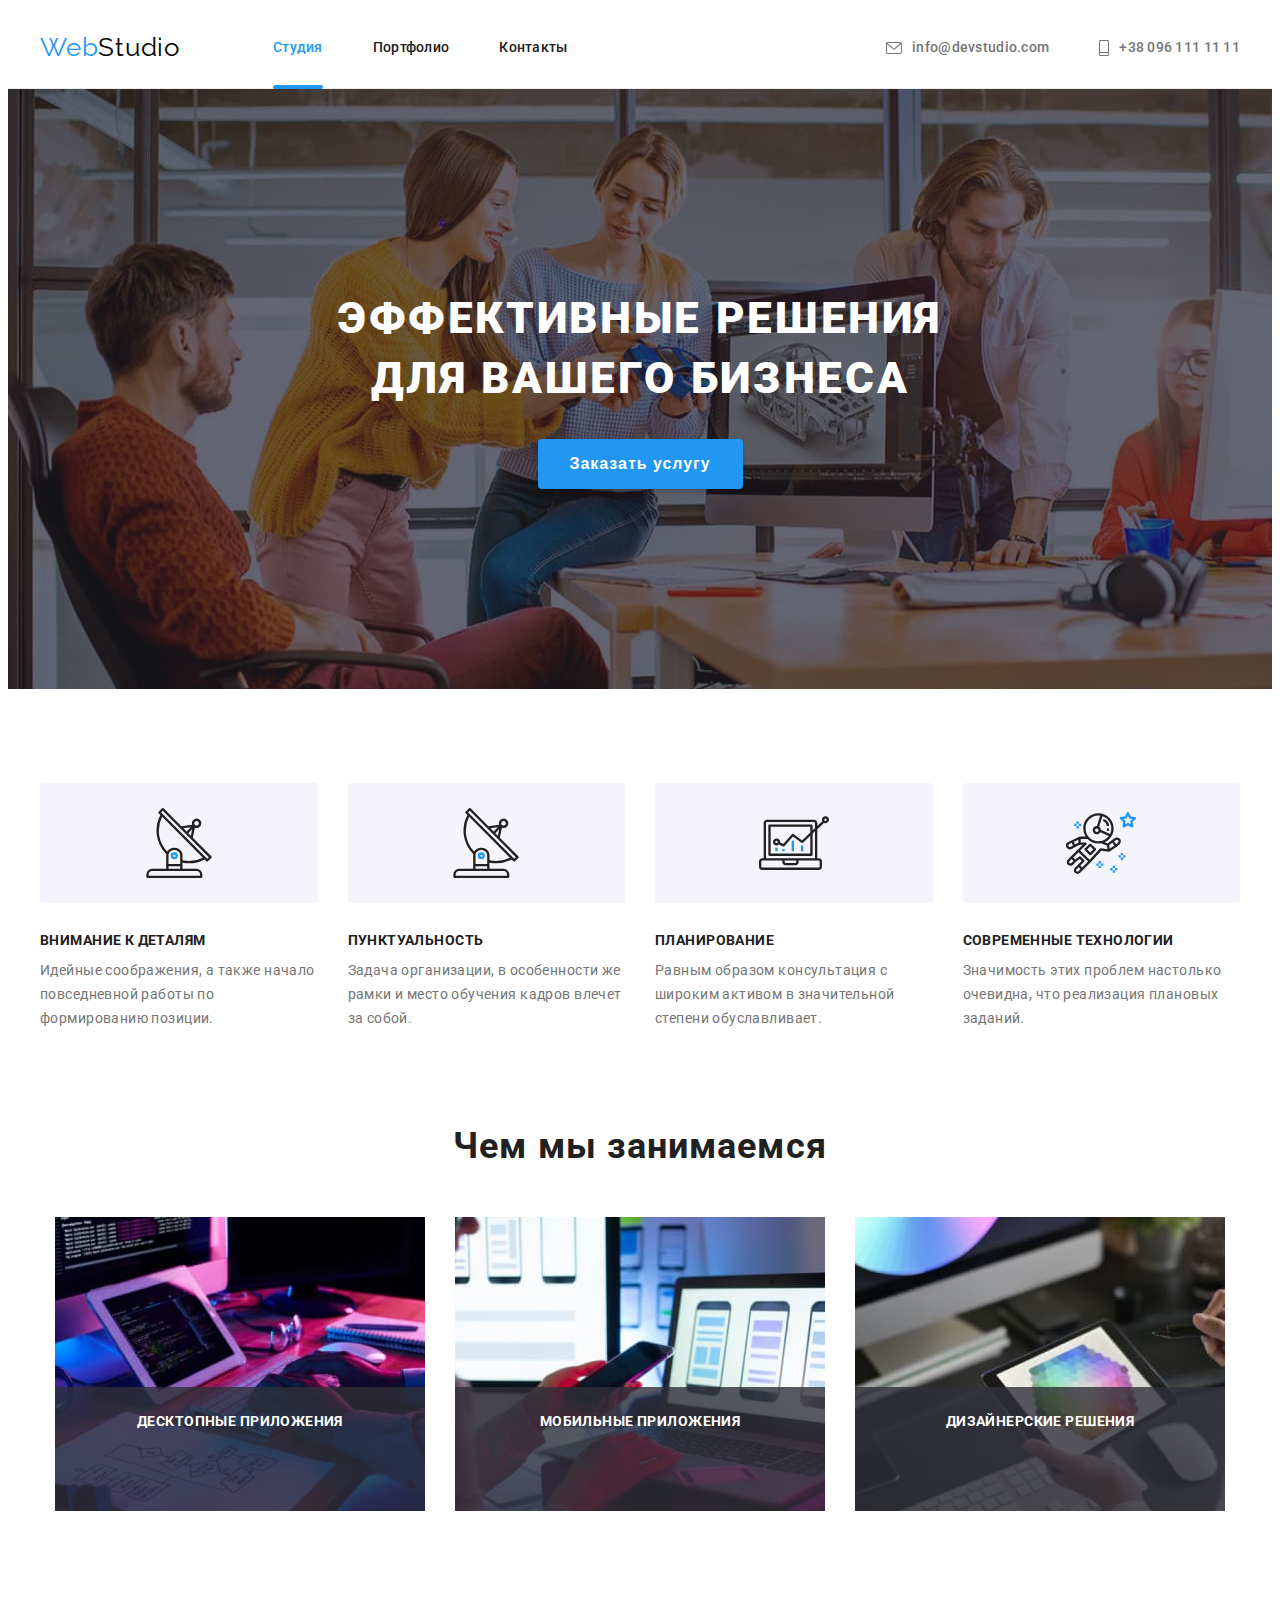
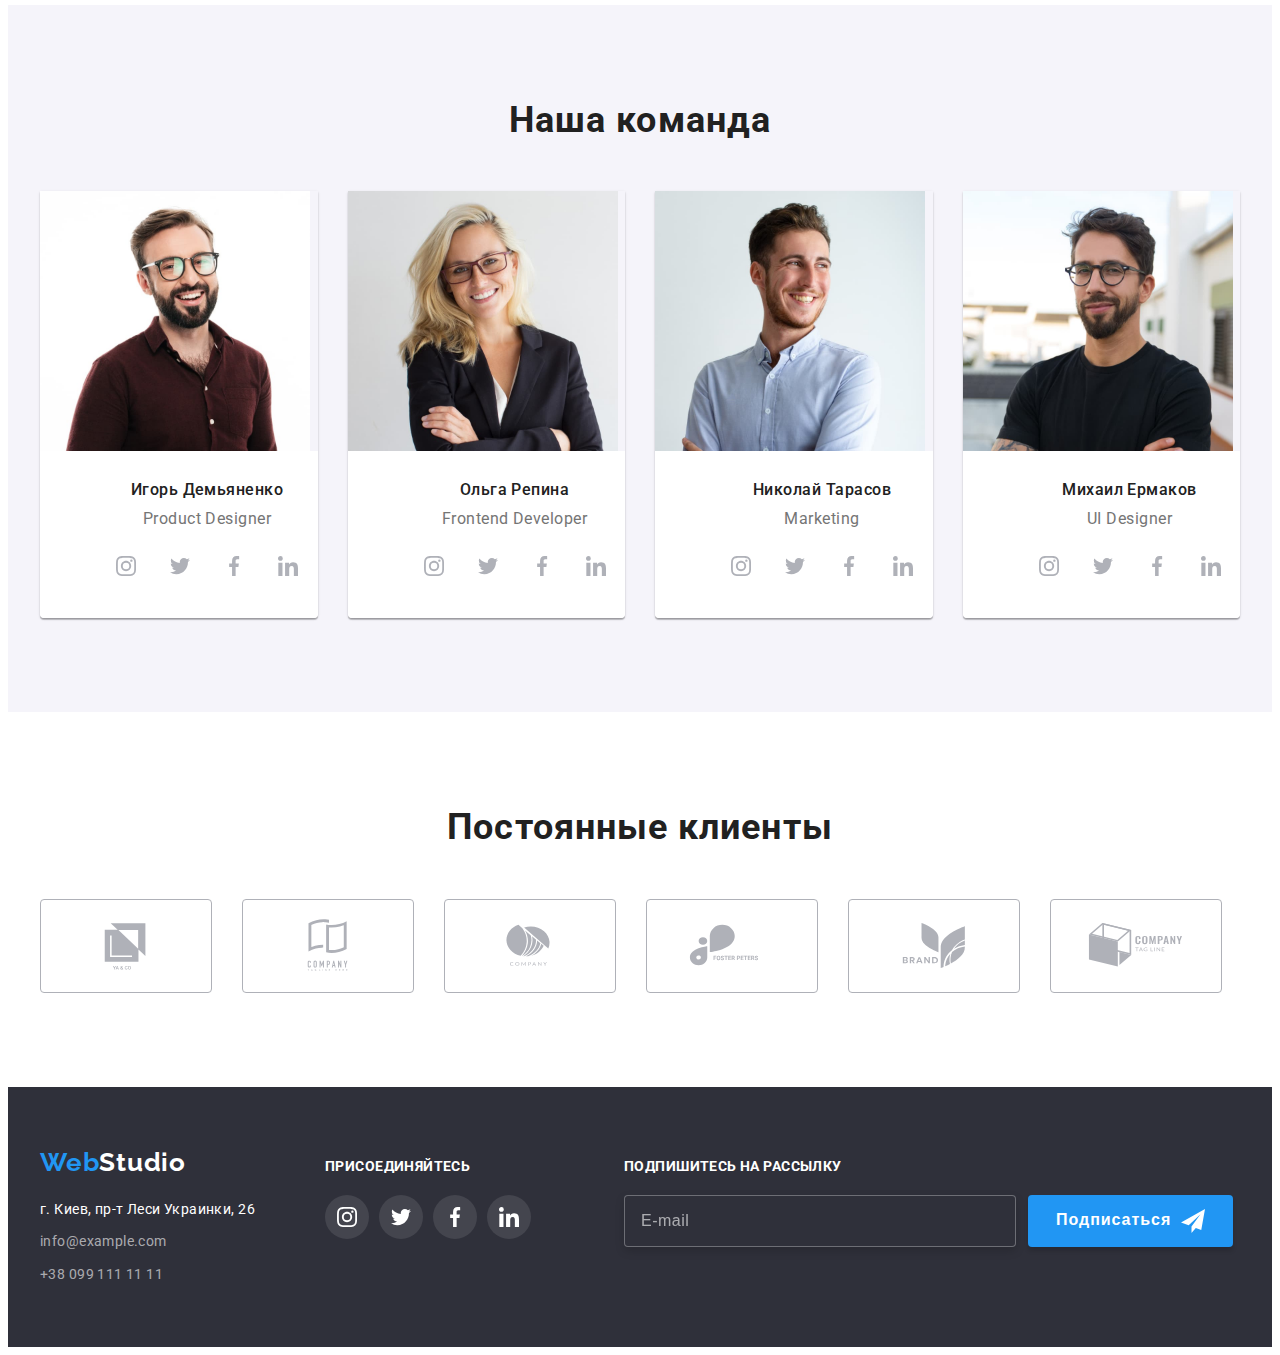
<file: index.html>
<!DOCTYPE html>
<html lang="ru">
  <head>
    <meta charset="UTF-8" />
    <meta http-equiv="X-UA-Compatible" content="IE=edge" />
    <meta name="viewport" content="width=device-width, initial-scale=1.0" />
    <title>WebStudio</title>
    <link rel="preconnect" href="https://fonts.gstatic.com" />
    <link
      href="https://fonts.googleapis.com/css2?family=Raleway:wght@700&family=Roboto:wght@400;500;700;900&display=swap"
      rel="stylesheet"
    />
    <link
      rel="stylesheet"
      href="https://cdnjs.cloudflare.com/ajax/libs/modern-normalize/1.1.0/modern-normalize.min.css"
      integrity="sha512-wpPYUAdjBVSE4KJnH1VR1HeZfpl1ub8YT/NKx4PuQ5NmX2tKuGu6U/JRp5y+Y8XG2tV+wKQpNHVUX03MfMFn9Q=="
      crossorigin="anonymous"
      referrerpolicy="no-referrer"
    />
    <link rel="stylesheet" href="./css/styles.css" />
  </head>
  <body>
    <!--==========================================HEADER======================================= -->
    <header class="header">
      <div class="container header-container">
        <nav class="navigation">
          <a class="logo-link link" href="./index.html">
            <span class="logo-edd-color">Web</span>Studio</a
          >
          <ul class="list menu">
            <li class="menu-item">
              <a class="menu-link link current" href="">Студия</a>
            </li>

            <li class="menu-item">
              <a class="link menu-link" href="./portfolio.html">Портфолио</a>
            </li>

            <li class="menu-item">
              <a class="link menu-link" href="">Контакты</a>
            </li>
          </ul>
        </nav>
        <ul class="list header-list">
          <li class="contact-list">
            <a class="contact-link link" href="mailto:info@devstudio.com">
              <svg class="contact-icons" width="16" height="12">
                <use href="./images/sprite.svg#icon-envelope"></use>
              </svg>
              info@devstudio.com
            </a>
          </li>
          <li class="contact-list">
            <a class="contact-link link" href="tel:+380961111111">
              <svg class="contact-icons" width="10" height="16">
                <use href="./images/sprite.svg#icon-phone"></use>
              </svg>
              +38 096 111 11 11
            </a>
          </li>
        </ul>
      </div>
    </header>
    <!--==========================================MAIN============================================-->
    <main class="main-content">
      <!--============================HERO============================-->
      <section class="hero">
        <div class="container hero-container">
          <h1 class="hero-title">
            Эффективные решения <br />
            для вашего бизнеса
          </h1>
          <button class="hero-button" type="button" data-modal-open>Заказать услугу</button>
        </div>
      </section>
      <!--=====================Features OF OUR COMPANY=================-->
      <section class="section">
        <div class="container feature-container">
          <h2 class="visually-hidden">Особенности</h2>

          <ul class="list feature-list">
            <li class="feature-list-item">
              <div class="feature-icon-container">
                <svg class="feature-icon" width="70px" height="70px">
                  <use href="./images/sprite.svg#icon-antenna"></use>
                </svg>
              </div>
              <h3 class="feature-section-title">Внимание к деталям</h3>
              <p class="feature-text">
                Идейные соображения, а также начало повседневной работы по формированию позиции.
              </p>
            </li>
            <li class="feature-list-item">
              <div class="feature-icon-container">
                <svg class="feature-icon" width="70px" height="70px">
                  <use href="./images/sprite.svg#icon-antenna"></use>
                </svg>
              </div>
              <h3 class="feature-section-title">Пунктуальность</h3>
              <p class="feature-text">
                Задача организации, в особенности же рамки и место обучения кадров влечет за собой.
              </p>
            </li>
            <li class="feature-list-item">
              <div class="feature-icon-container">
                <svg class="feature-icon" width="70px" height="70px">
                  <use href="./images/sprite.svg#icon-diagram"></use>
                </svg>
              </div>
              <h3 class="feature-section-title">Планирование</h3>
              <p class="feature-text">
                Равным образом консультация с широким активом в значительной степени обуславливает.
              </p>
            </li>
            <li class="feature-list-item">
              <div class="feature-icon-container">
                <svg class="feature-icon" width="70px" height="70px">
                  <use href="./images/sprite.svg#icon-astronaut"></use>
                </svg>
              </div>
              <h3 class="feature-section-title">Современные технологии</h3>
              <p class="feature-text">
                Значимость этих проблем настолько очевидна, что реализация плановых заданий.
              </p>
            </li>
          </ul>
        </div>
      </section>
      <!--=========================WHAT-WE-DO=============================-->
      <section class="servises-section">
        <div class="container servises-container">
          <h2 class="section-title">Чем мы занимаемся</h2>
          <ul class="list servises-list">
            <li class="servises-item">
              <img
                src="./images/what-we-do/img-1.jpg"
                alt="человек пишет программу"
                width="370"
                height="294"
              />
              <p class="servises-description">Десктопные приложения</p>
            </li>
            <li class="servises-item">
              <img
                src="./images/what-we-do/img-2.jpg"
                alt="человек выбирает телефон"
                width="370"
                height="294"
              />
              <p class="servises-description">Мобильные приложения</p>
            </li>
            <li class="servises-item">
              <img
                src="./images/what-we-do/img-3.jpg"
                alt="человек выбирает цвет"
                width="370"
                height="294"
              />
              <p class="servises-description">Дизайнерские решения</p>
            </li>
          </ul>
        </div>
      </section>
      <!--===========================TEAM==================================-->
      <section class="team-section section">
        <div class="container">
          <h2 class="section-title">Наша команда</h2>
          <ul class="list team-list">
            <li class="team-item">
              <img
                src="./images/team/igor-demyanenko.jpg"
                alt="Фотография Игоря"
                width="270"
                height="260"
              />
              <div class="team-card">
                <h3 class="team-title">Игорь Демьяненко</h3>
                <p class="team-section-text" lang="en">Product Designer</p>
                <ul class="social-list list">
                  <li class="social-item">
                    <a href="" class="social-link social-link-gray">
                      <svg class="social-icon" width="20px" height="20px">
                        <use href="./images/sprite.svg#icon-instagram"></use>
                      </svg>
                    </a>
                  </li>
                  <li class="social-item">
                    <a href="" class="social-link social-link-gray">
                      <svg class="social-icon" width="20px" height="20px">
                        <use href="./images/sprite.svg#icon-twitter"></use>
                      </svg>
                    </a>
                  </li>
                  <li class="social-item">
                    <a href="" class="social-link social-link-gray">
                      <svg class="social-icon" width="20px" height="20px">
                        <use href="./images/sprite.svg#icon-facebook"></use>
                      </svg>
                    </a>
                  </li>
                  <li class="social-item">
                    <a href="" class="social-link social-link-gray">
                      <svg class="social-icon" width="20px" height="20px">
                        <use href="./images/sprite.svg#icon-linkedin"></use>
                      </svg>
                    </a>
                  </li>
                </ul>
              </div>
            </li>
            <li class="team-item">
              <img
                src="./images/team/olga-repina.jpg"
                alt="Фотография Ольги"
                width="270"
                height="260"
              />
              <div class="team-card">
                <h3 class="team-title">Ольга Репина</h3>
                <p class="team-section-text" lang="en">Frontend Developer</p>
                <ul class="social-list list">
                  <li class="social-item">
                    <a href="" class="social-link social-link-gray">
                      <svg class="social-icon" width="20px" height="20px">
                        <use href="./images/sprite.svg#icon-instagram"></use>
                      </svg>
                    </a>
                  </li>
                  <li class="social-item">
                    <a href="" class="social-link social-link-gray">
                      <svg class="social-icon" width="20px" height="20px">
                        <use href="./images/sprite.svg#icon-twitter"></use>
                      </svg>
                    </a>
                  </li>
                  <li class="social-item">
                    <a href="" class="social-link social-link-gray">
                      <svg class="social-icon" width="20px" height="20px">
                        <use href="./images/sprite.svg#icon-facebook"></use>
                      </svg>
                    </a>
                  </li>
                  <li class="social-item">
                    <a href="" class="social-link social-link-gray">
                      <svg class="social-icon" width="20px" height="20px">
                        <use href="./images/sprite.svg#icon-linkedin"></use>
                      </svg>
                    </a>
                  </li>
                </ul>
              </div>
            </li>
            <li class="team-item">
              <img
                src="./images/team/nikolai-tarasov.jpg"
                alt="Фотография Николая"
                width="270"
                height="260"
              />
              <div class="team-card">
                <h3 class="team-title">Николай Тарасов</h3>
                <p class="team-section-text" lang="en">Marketing</p>
                <ul class="social-list list">
                  <li class="social-item">
                    <a href="" class="social-link social-link-gray">
                      <svg class="social-icon" width="20px" height="20px">
                        <use href="./images/sprite.svg#icon-instagram"></use>
                      </svg>
                    </a>
                  </li>
                  <li class="social-item">
                    <a href="" class="social-link social-link-gray">
                      <svg class="social-icon" width="20px" height="20px">
                        <use href="./images/sprite.svg#icon-twitter"></use>
                      </svg>
                    </a>
                  </li>
                  <li class="social-item">
                    <a href="" class="social-link social-link-gray">
                      <svg class="social-icon" width="20px" height="20px">
                        <use href="./images/sprite.svg#icon-facebook"></use>
                      </svg>
                    </a>
                  </li>
                  <li class="social-item">
                    <a href="" class="social-link social-link-gray">
                      <svg class="social-icon" width="20px" height="20px">
                        <use href="./images/sprite.svg#icon-linkedin"></use>
                      </svg>
                    </a>
                  </li>
                </ul>
              </div>
            </li>
            <li class="team-item">
              <img
                src="./images/team/mikhail-yermakov.jpg"
                alt="Фотография Михаила"
                width="270"
                height="260"
              />
              <div class="team-card">
                <h3 class="team-title">Михаил Ермаков</h3>
                <p class="team-section-text" lang="en">UI Designer</p>
                <ul class="social-list list">
                  <li class="social-item">
                    <a href="" class="social-link social-link-gray">
                      <svg class="social-icon" width="20px" height="20px">
                        <use href="./images/sprite.svg#icon-instagram"></use>
                      </svg>
                    </a>
                  </li>
                  <li class="social-item">
                    <a href="" class="social-link social-link-gray">
                      <svg class="social-icon" width="20px" height="20px">
                        <use href="./images/sprite.svg#icon-twitter"></use>
                      </svg>
                    </a>
                  </li>
                  <li class="social-item">
                    <a href="" class="social-link social-link-gray">
                      <svg class="social-icon" width="20px" height="20px">
                        <use href="./images/sprite.svg#icon-facebook"></use>
                      </svg>
                    </a>
                  </li>
                  <li class="social-item">
                    <a href="" class="social-link social-link-gray">
                      <svg class="social-icon" width="20px" height="20px">
                        <use href="./images/sprite.svg#icon-linkedin"></use>
                      </svg>
                    </a>
                  </li>
                </ul>
              </div>
            </li>
          </ul>
        </div>
      </section>
      <!--=========================regular-clients=========================-->
      <section class="regular-clients-section section">
        <div class="container">
          <h2 class="section-title regular-clients-title">Постоянные клиенты</h2>
          <ul class="regular-clients-list list">
            <li class="regular-clients-item">
              <a href="" class="regular-clients-link">
                <svg class="regular-clients-icon" width="106" height="60px">
                  <use href="./images/sprite.svg#icon-logo-1"></use>
                </svg>
              </a>
            </li>
            <li class="regular-clients-item">
              <a href="" class="regular-clients-link">
                <svg class="regular-clients-icon" width="106px" height="60px">
                  <use href="./images/sprite.svg#icon-logo-2"></use>
                </svg>
              </a>
            </li>
            <li class="regular-clients-item">
              <a href="" class="regular-clients-link">
                <svg class="regular-clients-icon" width="106px" height="60px">
                  <use href="./images/sprite.svg#icon-logo-3"></use>
                </svg>
              </a>
            </li>
            <li class="regular-clients-item">
              <a href="" class="regular-clients-link">
                <svg class="regular-clients-icon" width="106px" height="60px">
                  <use href="./images/sprite.svg#icon-logo-4"></use>
                </svg>
              </a>
            </li>
            <li class="regular-clients-item">
              <a href="" class="regular-clients-link">
                <svg class="regular-clients-icon" width="106px" height="60px">
                  <use href="./images/sprite.svg#icon-logo-5"></use>
                </svg>
              </a>
            </li>
            <li class="regular-clients-item">
              <a href="" class="regular-clients-link">
                <svg class="regular-clients-icon" width="106px" height="60px">
                  <use href="./images/sprite.svg#icon-logo-6"></use>
                </svg>
              </a>
            </li>
          </ul>
        </div>
      </section>
    </main>
    <!--========================FOOTER=========================-->
    <footer class="footer">
      <div class="container footer-container">
        <div class="">
          <a class="logo-footer link" href="./index.html">
            <span class="logo-edd-color">Web</span>Studio</a
          >
          <address>
            <ul class="list">
              <li class="address-item">
                <a
                  class="link location"
                  href="https://goo.gl/maps/JiytWzf6D41wnPAV6"
                  target="_blank"
                  rel="noopener noreferrer"
                  >г. Киев, пр-т Леси Украинки, 26</a
                >
              </li>
              <li class="address-item">
                <a class="link address-company" href="mailto:info@example.com">info@example.com</a>
              </li>
              <li class="address-item">
                <a class="link address-company" href="tel:+380991111111">+38 099 111 11 11</a>
              </li>
            </ul>
          </address>
        </div>
        <div class="join-container">
          <p class="join">присоединяйтесь</p>
          <ul class="social-list list">
            <li class="social-item">
              <a href="" class="social-link social-link-white">
                <svg class="social-icon" width="20px" height="20px">
                  <use href="./images/sprite.svg#icon-instagram"></use>
                </svg>
              </a>
            </li>
            <li class="social-item">
              <a href="" class="social-link social-link-white">
                <svg class="social-icon" width="20px" height="20px">
                  <use href="./images/sprite.svg#icon-twitter"></use>
                </svg>
              </a>
            </li>
            <li class="social-item">
              <a href="" class="social-link social-link-white">
                <svg class="social-icon" width="20px" height="20px">
                  <use href="./images/sprite.svg#icon-facebook"></use>
                </svg>
              </a>
            </li>
            <li class="social-item">
              <a href="" class="social-link social-link-white">
                <svg class="social-icon" width="20px" height="20px">
                  <use href="./images/sprite.svg#icon-linkedin"></use>
                </svg>
              </a>
            </li>
          </ul>
        </div>

        <form class="footer-form">
          <p class="footer-form-head">Подпишитесь на рассылку</p>
          <div class="form-input-btn-container">
            <label>
              <input
                class="footer-form-input"
                type="email"
                name="user-email"
                placeholder="E-mail"
              />
            </label>
            <button class="footer-form-btn" type="submit">
              Подписаться
              <svg class="btn-send-icon" width="24px" height="24px">
                <use href="./images/sprite.svg#icon-send"></use>
              </svg>
            </button>
          </div>
        </form>
      </div>
    </footer>
    <div class="backdrop is-hidden" data-modal>
      <div class="modal">
        <button type="button" class="close-btn" data-modal-close>
          <svg class="modal-icon-close" width="18px" height="18px">
            <use class="" href="./images/sprite.svg#icon-close-black-modal"></use>
          </svg>
        </button>
        <form class="modal-form">
          <p class="modal-form-head">Оставьте свои данные, мы вам перезвоним</p>
          <label class="modal-form-field">
            Имя
            <span class="modal-form-input-wraper"
              ><input
                name="user-name"
                class="modal-form-input"
                type="text"
                class="modal-form-input"
                required
                minlength="2"
                pattern="[a-zA-Zа-яёА-ЯЁ]+"
                title="Имя должно содержать символы кирилицы или латиницы"
              />
              <svg class="modal-icon" width="12px" height="12px">
                <use href="./images/sprite.svg#icon-person-black"></use>
              </svg>
            </span>
          </label>
          <label class="modal-form-field">
            Телефон
            <span class="modal-form-input-wraper"
              ><input
                class="modal-form-input"
                type="tel"
                class="modal-form-input"
                name="user-phone"
                pattern="[0-9]{3}-[0-9]{3}-[0-9]{2}-[0-9]{2}"
                title="096-000-00-00"
                required
              />
              <svg class="modal-icon" width="13px" height="13px">
                <use href="./images/sprite.svg#icon-phone-black"></use>
              </svg>
            </span>
          </label>
          <label class="modal-form-field">
            Почта
            <span class="modal-form-input-wraper"
              ><input
                class="modal-form-input"
                type="email"
                class="modal-form-input"
                name="user-email"
                required
              />
              <svg class="modal-icon" width="15px" height="12px">
                <use href="./images/sprite.svg#icon-email-black"></use>
              </svg>
            </span>
          </label>
          <label class="modal-form-field">
            Комментарий
            <textarea
              class="modal-form-message"
              name="user-message"
              placeholder="Введите текст"
            ></textarea>
          </label>
          <input
            name="accept-policy"
            id="accept-policy"
            class="modal-form-checkbox"
            type="checkbox"
            value="accept-policy"
            required
          />
          <label for="accept-policy" class="modal-form-checkbox-label"
            >Соглашаюсь с рассылкой и принимаю&nbsp;<a href="#" class="link modal-form-label-link"
              >Условия договора</a
            ></label
          >

          <button class="modal-button-submit" type="submit">Отправить</button>
        </form>
      </div>
    </div>

    <script src="./js/modal.js"></script>
  </body>
</html>
</file>
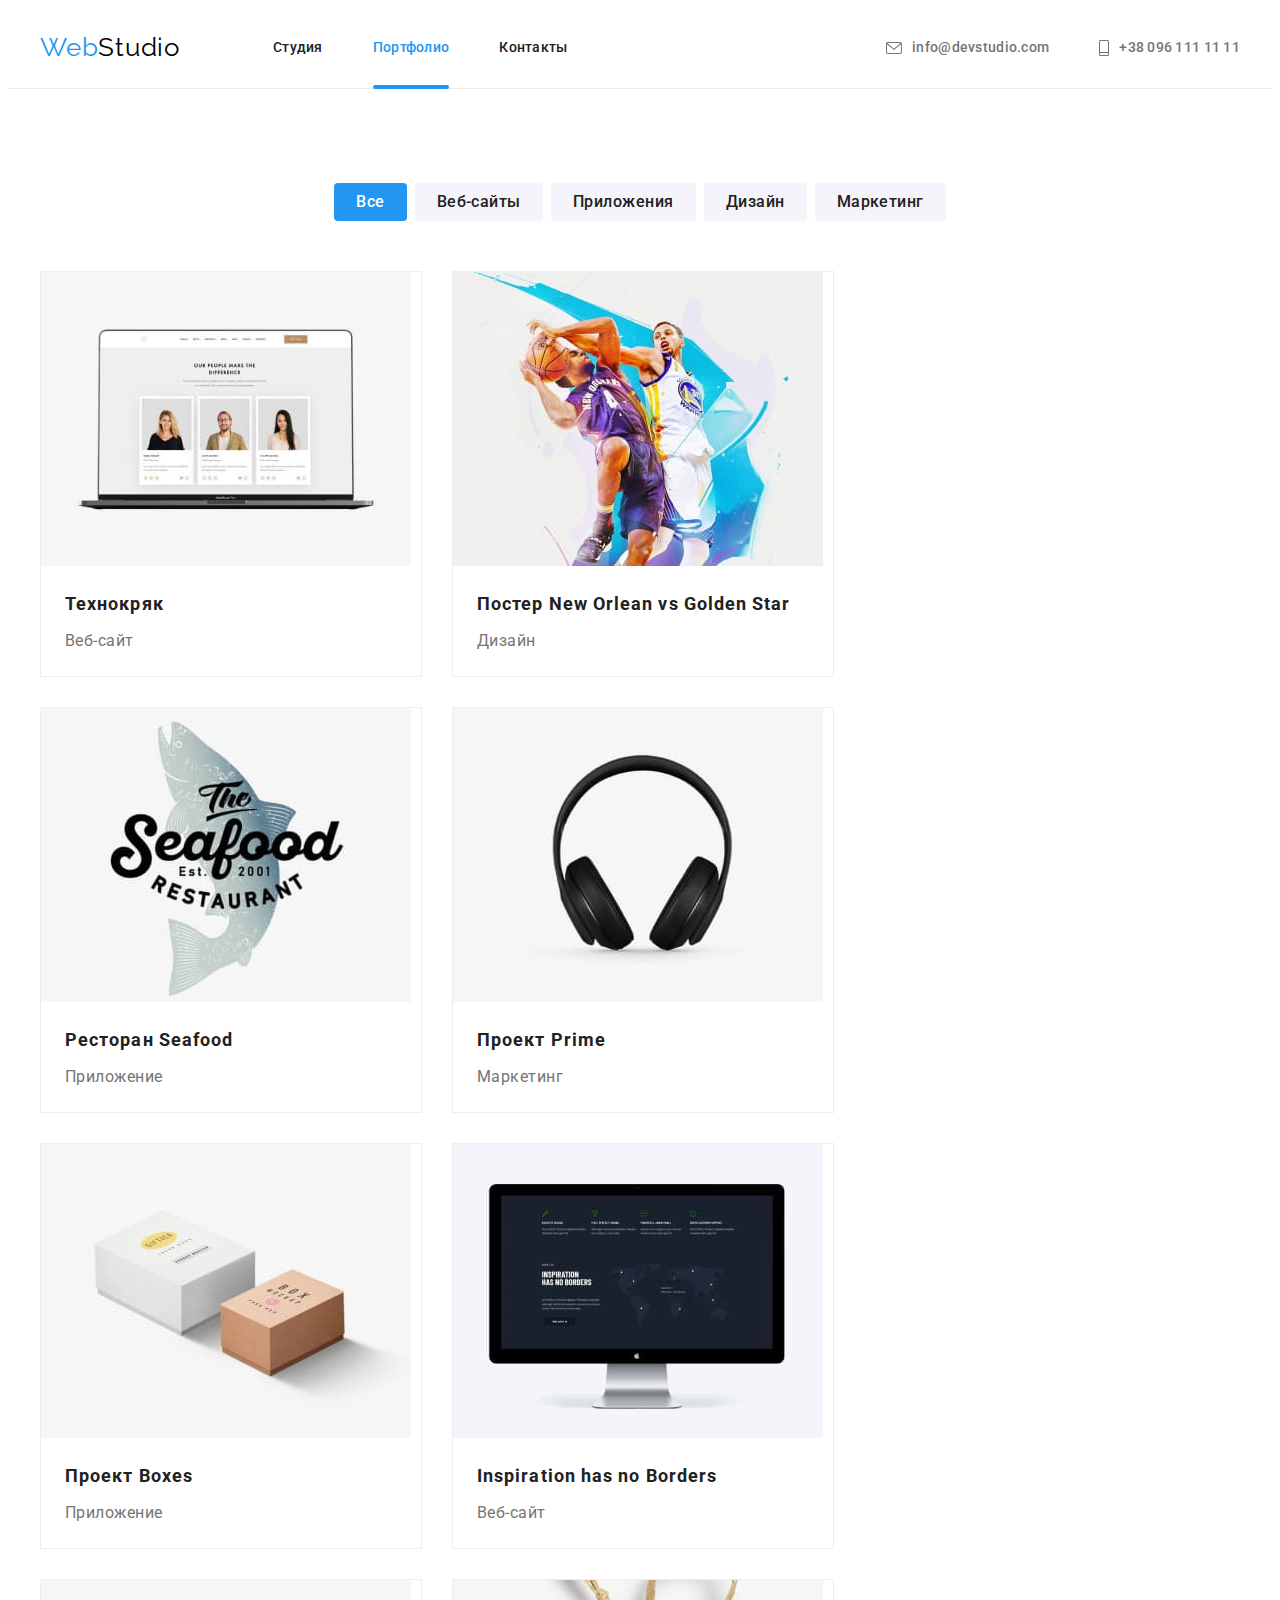
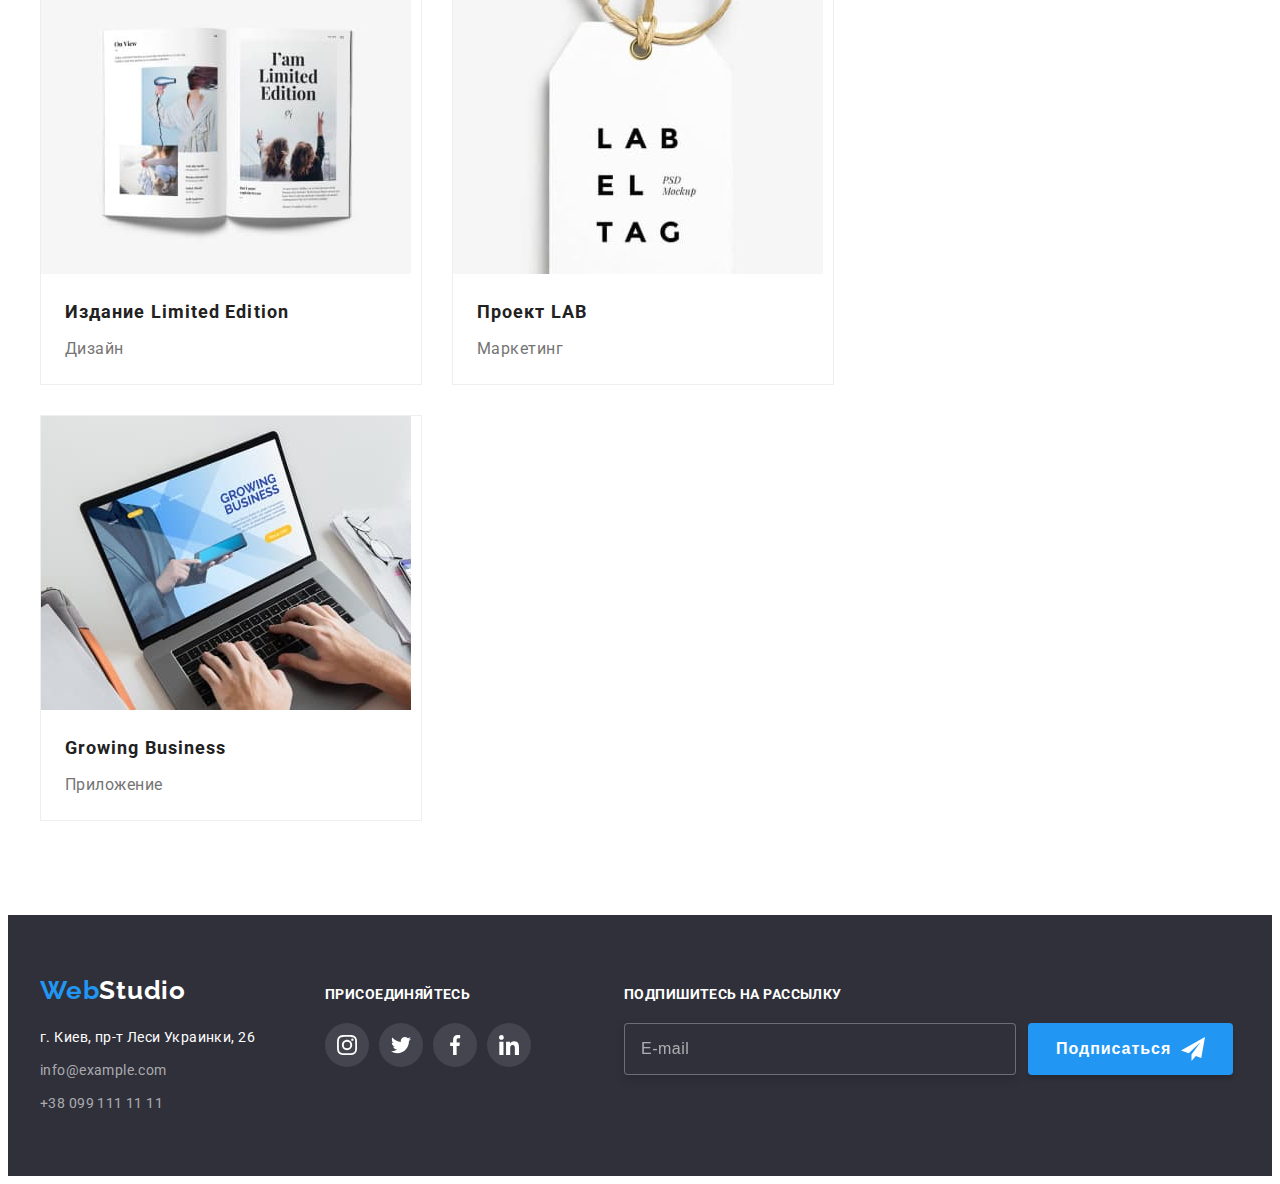
<file: portfolio.html>
<!DOCTYPE html>
<html lang="ru">
  <head>
    <meta charset="UTF-8" />
    <meta http-equiv="X-UA-Compatible" content="IE=edge" />
    <meta name="viewport" content="width=device-width, initial-scale=1.0" />
    <title>Portfolio</title>
    <link rel="preconnect" href="https://fonts.gstatic.com" />
    <link
      href="https://fonts.googleapis.com/css2?family=Raleway:wght@700&family=Roboto:wght@400;500;700;900&display=swap"
      rel="stylesheet"
    />
    <link
      rel="stylesheet"
      href="https://cdnjs.cloudflare.com/ajax/libs/modern-normalize/1.1.0/modern-normalize.min.css"
      integrity="sha512-wpPYUAdjBVSE4KJnH1VR1HeZfpl1ub8YT/NKx4PuQ5NmX2tKuGu6U/JRp5y+Y8XG2tV+wKQpNHVUX03MfMFn9Q=="
      crossorigin="anonymous"
      referrerpolicy="no-referrer"
    />
    <link rel="stylesheet" href="./css/styles.css" />
  </head>
  <body>
    <!--============================header================================== -->
    <header class="header">
      <div class="container header-container">
        <nav class="navigation">
          <a class="logo-link link" href="./index.html">
            <span class="logo-edd-color">Web</span>Studio</a
          >
          <ul class="list menu">
            <li class="menu-item">
              <a class="menu-link link" href="./index.html">Студия</a>
            </li>

            <li class="menu-item">
              <a class="link menu-link current" href="./index.html">Портфолио</a>
            </li>

            <li class="menu-item">
              <a class="link menu-link" href="">Контакты</a>
            </li>
          </ul>
        </nav>
        <ul class="list header-list">
          <li class="contact-list">
            <a class="contact-link link" href="mailto:info@devstudio.com"
              ><svg class="contact-icons" width="16" height="12">
                <use href="./images/sprite.svg#icon-envelope"></use></svg
              >info@devstudio.com</a
            >
          </li>
          <li class="contact-list">
            <a class="contact-link link" href="tel:+380961111111"
              ><svg class="contact-icons" width="10" height="16">
                <use href="./images/sprite.svg#icon-phone"></use></svg
              >+38 096 111 11 11</a
            >
          </li>
        </ul>
      </div>
    </header>
    <!--==============================main==============================================-->
    <main>
      <section class="section">
        <div class="container">
          <h1 class="visually-hidden">Галерея работ</h1>
          <ul class="list button-list">
            <li><button type="button" class="active portfolio-button">Все</button></li>
            <li><button type="button" class="portfolio-button">Веб-сайты</button></li>
            <li><button type="button" class="portfolio-button">Приложения</button></li>
            <li><button type="button" class="portfolio-button">Дизайн</button></li>
            <li><button type="button" class="portfolio-button">Маркетинг</button></li>
          </ul>
          <ul class="list gallery-list">
            <li class="gallery-item">
              <a href="" class="link work-reference">
                <div class="galiery-img-wrapper">
                  <img
                    src="./images/portfolio-art-gallery/technocrat.jpg"
                    alt="главная страница сайта, которая изображена на ноутбуке"
                    width="370"
                    height="294"
                  />
                  <p class="overlay">
                    Технокряк это современная площадка распространения коронавируса. Компании
                    используют эту платформу для цифрового шпионажа и атак на защищённые сервера
                    конкурентов.
                  </p>
                </div>

                <div class="work-card">
                  <h2 class="work-title">Технокряк</h2>
                  <p class="portfolio-text">Веб-сайт</p>
                </div>
              </a>
            </li>
            <li class="gallery-item">
              <a href="" class="link work-reference">
                <div class="galiery-img-wrapper">
                  <img
                    src="./images/portfolio-art-gallery/new-orlean-vs-golden-star.jpg"
                    alt="баскетболисты сражаются за мяч"
                    width="370"
                    height="294"
                  />
                  <p class="overlay">
                    Технокряк это современная площадка распространения коронавируса. Компании
                    используют эту платформу для цифрового шпионажа и атак на защищённые сервера
                    конкурентов.
                  </p>
                </div>

                <div class="work-card">
                  <h2 class="work-title">Постер <span>New Orlean vs Golden Star</span></h2>
                  <p class="portfolio-text">Дизайн</p>
                </div>
              </a>
            </li>
            <li class="gallery-item">
              <a href="" class="link work-reference">
                <div class="galiery-img-wrapper">
                  <img
                    src="./images/portfolio-art-gallery/seafood.jpg"
                    alt="логотип приложения"
                    width="370"
                    height="294"
                  />
                  <p class="overlay">
                    Технокряк это современная площадка распространения коронавируса. Компании
                    используют эту платформу для цифрового шпионажа и атак на защищённые сервера
                    конкурентов.
                  </p>
                </div>

                <div class="work-card">
                  <h2 class="work-title">Ресторан <span lang="en">Seafood</span></h2>
                  <p class="portfolio-text">Приложение</p>
                </div>
              </a>
            </li>
            <li class="gallery-item">
              <a href="" class="link work-reference">
                <div class="galiery-img-wrapper">
                  <img
                    src="./images/portfolio-art-gallery/prime.jpg"
                    alt="наушники"
                    width="370"
                    height="294"
                  />
                  <p class="overlay">
                    Технокряк это современная площадка распространения коронавируса. Компании
                    используют эту платформу для цифрового шпионажа и атак на защищённые сервера
                    конкурентов.
                  </p>
                </div>

                <div class="work-card">
                  <h2 class="work-title">Проект <span lang="en">Prime</span></h2>
                  <p class="portfolio-text">Маркетинг</p>
                </div>
              </a>
            </li>
            <li class="gallery-item">
              <a href="" class="link work-reference">
                <div class="galiery-img-wrapper">
                  <img
                    src="./images/portfolio-art-gallery/boxes.jpg"
                    alt="два прямоугольника, один белый другой коричневый"
                    width="370"
                    height="294"
                  />
                  <p class="overlay">
                    Технокряк это современная площадка распространения коронавируса. Компании
                    используют эту платформу для цифрового шпионажа и атак на защищённые сервера
                    конкурентов.
                  </p>
                </div>

                <div class="work-card">
                  <h2 class="work-title">Проект <span lang="en">Boxes</span></h2>
                  <p class="portfolio-text">Приложение</p>
                </div>
              </a>
            </li>
            <li class="gallery-item">
              <a href="" class="link work-reference">
                <div class="galiery-img-wrapper">
                  <img
                    src="./images/portfolio-art-gallery/inspiration-has-no-borders.jpg"
                    alt="монитор на котором изображен сайт"
                    width="370"
                    height="294"
                  />
                  <p class="overlay">
                    Технокряк это современная площадка распространения коронавируса. Компании
                    используют эту платформу для цифрового шпионажа и атак на защищённые сервера
                    конкурентов.
                  </p>
                </div>

                <div class="work-card">
                  <h2 class="work-title"><span lang="en">Inspiration has no Borders</span></h2>
                  <p class="portfolio-text">Веб-сайт</p>
                </div>
              </a>
            </li>
            <li class="gallery-item">
              <a href="" class="link work-reference">
                <div class="galiery-img-wrapper">
                  <img
                    src="./images/portfolio-art-gallery/limited-edition.jpg"
                    alt="брошура в виде книжки"
                    width="370"
                    height="294"
                  />
                  <p class="overlay">
                    Технокряк это современная площадка распространения коронавируса. Компании
                    используют эту платформу для цифрового шпионажа и атак на защищённые сервера
                    конкурентов.
                  </p>
                </div>

                <div class="work-card">
                  <h2 class="work-title">Издание <span lang="en">Limited Edition</span></h2>
                  <p class="portfolio-text">Дизайн</p>
                </div>
              </a>
            </li>
            <li class="gallery-item">
              <a href="" class="link work-reference">
                <div class="galiery-img-wrapper">
                  <img
                    src="./images/portfolio-art-gallery/lab.jpg"
                    alt="бирка с надписью"
                    width="370"
                    height="294"
                  />
                  <p class="overlay">
                    Технокряк это современная площадка распространения коронавируса. Компании
                    используют эту платформу для цифрового шпионажа и атак на защищённые сервера
                    конкурентов.
                  </p>
                </div>

                <div class="work-card">
                  <h2 class="work-title">Проект <span lang="en">LAB</span></h2>
                  <p class="portfolio-text">Маркетинг</p>
                </div>
              </a>
            </li>
            <li class="gallery-item">
              <a href="" class="link work-reference">
                <div class="galiery-img-wrapper">
                  <img
                    src="./images/portfolio-art-gallery/growing-business.jpg"
                    alt="человек печатает на ноутбуке"
                    width="370"
                    height="294"
                  />
                  <p class="overlay">
                    Технокряк это современная площадка распространения коронавируса. Компании
                    используют эту платформу для цифрового шпионажа и атак на защищённые сервера
                    конкурентов.
                  </p>
                </div>

                <div class="work-card">
                  <h2 class="work-title"><span lang="en">Growing Business</span></h2>
                  <p class="portfolio-text">Приложение</p>
                </div>
              </a>
            </li>
          </ul>
        </div>
      </section>
    </main>

    <!--=======================================footer=======================================-->
    <footer class="footer">
      <div class="container footer-container">
        <div class="">
          <a class="logo-footer link" href="./index.html">
            <span class="logo-edd-color">Web</span>Studio</a
          >
          <address>
            <ul class="list">
              <li class="address-item">
                <a
                  class="link location"
                  href="https://goo.gl/maps/JiytWzf6D41wnPAV6"
                  target="_blank"
                  rel="noopener noreferrer"
                  >г. Киев, пр-т Леси Украинки, 26</a
                >
              </li>
              <li class="address-item">
                <a class="link address-company" href="mailto:info@example.com">info@example.com</a>
              </li>
              <li class="address-item">
                <a class="link address-company" href="tel:+380991111111">+38 099 111 11 11</a>
              </li>
            </ul>
          </address>
        </div>
        <div class="join-container">
          <p class="join">присоединяйтесь</p>
          <ul class="social-list list">
            <li class="social-item">
              <a href="" class="social-link social-link-white">
                <svg class="social-icon" width="20px" height="20px">
                  <use href="./images/sprite.svg#icon-instagram"></use>
                </svg>
              </a>
            </li>
            <li class="social-item">
              <a href="" class="social-link social-link-white">
                <svg class="social-icon" width="20px" height="20px">
                  <use href="./images/sprite.svg#icon-twitter"></use>
                </svg>
              </a>
            </li>
            <li class="social-item">
              <a href="" class="social-link social-link-white">
                <svg class="social-icon" width="20px" height="20px">
                  <use href="./images/sprite.svg#icon-facebook"></use>
                </svg>
              </a>
            </li>
            <li class="social-item">
              <a href="" class="social-link social-link-white">
                <svg class="social-icon" width="20px" height="20px">
                  <use href="./images/sprite.svg#icon-linkedin"></use>
                </svg>
              </a>
            </li>
          </ul>
        </div>

        <form class="footer-form">
          <p class="footer-form-head">Подпишитесь на рассылку</p>
          <div class="form-input-btn-container">
            <label>
              <input class="footer-form-input" type="email" name="email" placeholder="E-mail" />
            </label>
            <button class="footer-form-btn" type="submit">
              Подписаться
              <svg class="btn-send-icon" width="24px" height="24px">
                <use href="./images/sprite.svg#icon-send"></use>
              </svg>
            </button>
          </div>
        </form>
      </div>
    </footer>
  </body>
</html>
</file>
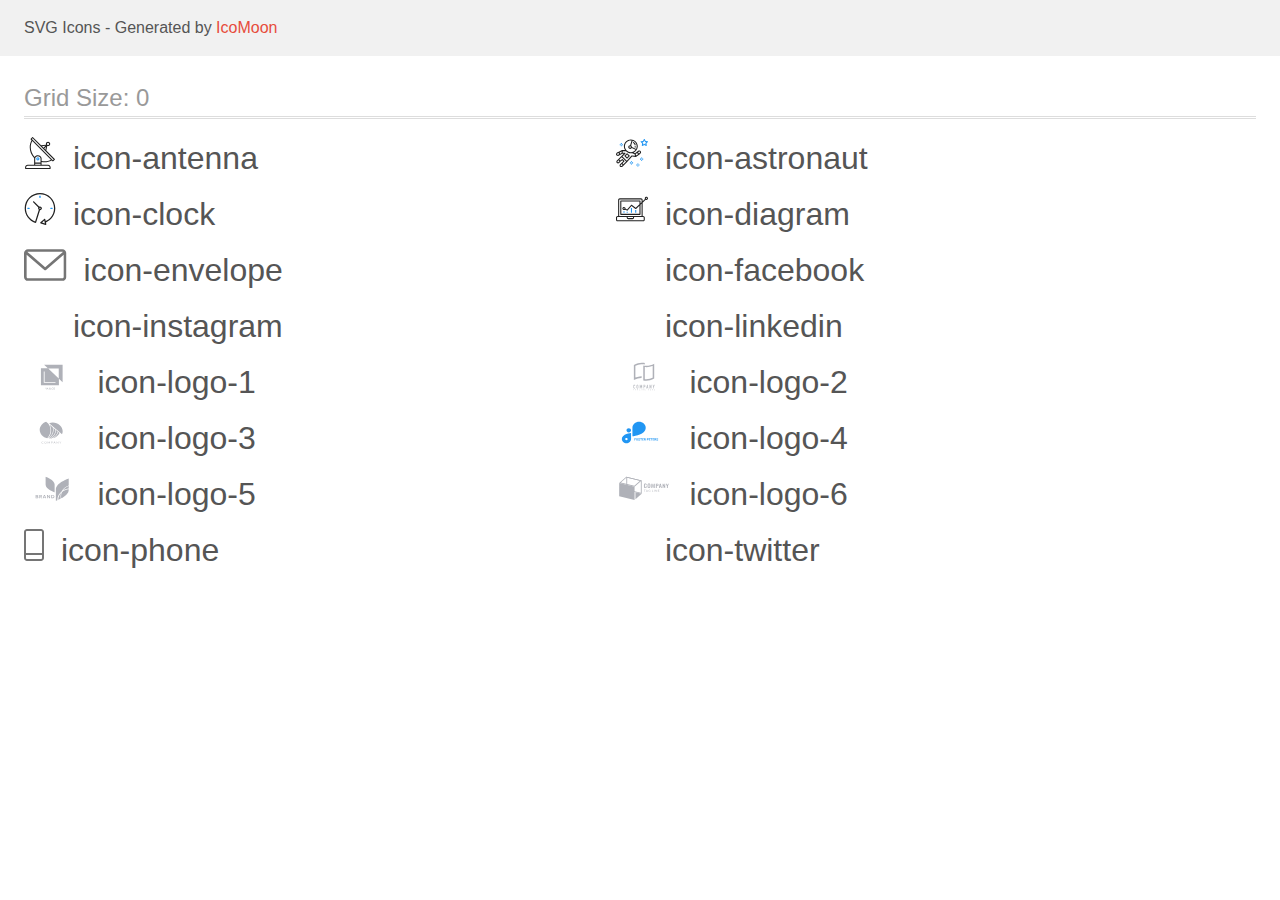
<file: images/for-sprite/icomoon/demo.html>
<!doctype html>
<html>
<head>
    <title>IcoMoon - SVG Icons</title>
    <meta charset="utf-8">
    <meta name="viewport" content="width=device-width, initial-scale=1">
    <link rel="stylesheet" href="demo-files/demo.css">
    <link rel="stylesheet" href="style.css">
</head>
<body>
<svg aria-hidden="true" style="position: absolute; width: 0; height: 0; overflow: hidden;" version="1.1" xmlns="http://www.w3.org/2000/svg" xmlns:xlink="http://www.w3.org/1999/xlink">
<defs>
<symbol id="icon-antenna" viewBox="0 0 32 32">
<path fill="#212121" style="fill: var(--color1, #212121)" d="M30.773 22.098l-8.443-8.505 0.937-4.615c0.242 0.094 0.499 0.144 0.758 0.146h0.006c1.192 0.014 2.17-0.941 2.184-2.133s-0.941-2.17-2.133-2.184c-1.192-0.014-2.17 0.941-2.184 2.133-0.003 0.255 0.039 0.509 0.125 0.749l-4.96 0.605-8.091-8.133c-0.099-0.101-0.235-0.159-0.377-0.16-0.14 0.001-0.274 0.056-0.373 0.155l-1.513 1.504c-0.208 0.208-0.208 0.546 0 0.754l0.814 0.826c-3.153 5.798-2.129 12.978 2.519 17.663 0.043 0.041 0.092 0.074 0.146 0.098-0.034 0.18-0.051 0.364-0.052 0.547v6.187h-6.4c-1.472 0.002-2.665 1.195-2.667 2.667v1.067c0 0.295 0.239 0.533 0.533 0.533h24.533c0.295 0 0.533-0.239 0.533-0.533v-1.067c-0.002-1.472-1.195-2.665-2.667-2.667h-6.4v-2.742c1.003 0.21 2.024 0.317 3.049 0.32 2.458-0.003 4.877-0.615 7.040-1.783l0.818 0.823c0.099 0.101 0.235 0.159 0.377 0.16 0.14-0.001 0.274-0.056 0.373-0.155l1.513-1.504c0.208-0.208 0.208-0.546 0-0.754zM23.28 6.233c0.418-0.415 1.093-0.414 1.508 0.004s0.414 1.093-0.004 1.508c-0.2 0.199-0.47 0.31-0.752 0.31h-0.003c-0.589-0.003-1.064-0.483-1.061-1.072 0.002-0.282 0.115-0.552 0.314-0.751h-0.002zM22.024 9.738l-0.598 2.946-1.175-1.182 1.774-1.763zM21.419 8.836l-1.92 1.909-1.485-1.493 3.405-0.415zM24.004 28.8c0.884 0 1.6 0.716 1.6 1.6v0.533h-23.467v-0.533c0-0.884 0.716-1.6 1.6-1.6h20.267zM16.537 26.667v1.067h-5.333v-1.067h5.333zM11.204 25.6v-4.053c0-1.294 1.196-2.347 2.667-2.347s2.667 1.053 2.667 2.347v4.053h-5.333zM17.604 23.904v-2.357c0-1.882-1.675-3.413-3.733-3.413-1.331-0.020-2.576 0.657-3.281 1.786-4.058-4.274-4.971-10.645-2.279-15.887l18.602 18.708c-2.872 1.461-6.165 1.873-9.309 1.163zM28.893 23.22l-21.057-21.181 0.755-0.752 7.935 7.98c0.004 0 0.006 0.007 0.010 0.010l13.115 13.191-0.757 0.752z"></path>
<path fill="#2196f3" style="fill: var(--color2, #2196f3)" d="M13.876 20.267h-0.005c-0.884-0.001-1.601 0.714-1.602 1.598s0.714 1.601 1.598 1.602h0.005c0.884 0.001 1.601-0.714 1.602-1.598s-0.714-1.601-1.598-1.602zM14.249 22.245c-0.1 0.1-0.236 0.156-0.378 0.155-0.295-0.002-0.532-0.242-0.531-0.536 0.001-0.141 0.057-0.276 0.157-0.375s0.233-0.154 0.373-0.155c0.295 0.002 0.532 0.241 0.53 0.536-0.001 0.141-0.057 0.276-0.157 0.375h0.005z"></path>
</symbol>
<symbol id="icon-astronaut" viewBox="0 0 32 32">
<path fill="#2196f3" style="fill: var(--color2, #2196f3)" d="M31.974 4.524c-0.063-0.193-0.229-0.333-0.43-0.363l-1.91-0.278-0.855-1.731c-0.179-0.365-0.777-0.365-0.956 0l-0.855 1.731-1.91 0.278c-0.201 0.029-0.367 0.17-0.431 0.363-0.062 0.193-0.011 0.405 0.135 0.547l1.383 1.348-0.326 1.903c-0.034 0.2 0.048 0.402 0.212 0.522 0.166 0.121 0.382 0.135 0.562 0.040l1.709-0.899 1.709 0.899c0.078 0.041 0.164 0.061 0.249 0.061 0.11 0 0.221-0.034 0.314-0.102 0.164-0.119 0.246-0.322 0.212-0.522l-0.326-1.903 1.383-1.348c0.145-0.142 0.197-0.354 0.135-0.547zM29.511 5.851c-0.125 0.122-0.183 0.299-0.153 0.472l0.191 1.114-1-0.526c-0.078-0.041-0.163-0.061-0.249-0.061s-0.17 0.020-0.249 0.061l-1.001 0.526 0.191-1.114c0.030-0.173-0.028-0.349-0.153-0.472l-0.81-0.789 1.119-0.163c0.174-0.025 0.324-0.134 0.402-0.292l0.5-1.013 0.5 1.013c0.078 0.157 0.228 0.267 0.402 0.292l1.119 0.163-0.809 0.789z"></path>
<path fill="#2196f3" style="fill: var(--color2, #2196f3)" d="M26.134 20.522h-1.067v1.067h1.067v-1.067z"></path>
<path fill="#2196f3" style="fill: var(--color2, #2196f3)" d="M26.134 22.656h-1.067v1.067h1.067v-1.067z"></path>
<path fill="#2196f3" style="fill: var(--color2, #2196f3)" d="M27.2 21.589h-1.067v1.067h1.067v-1.067z"></path>
<path fill="#2196f3" style="fill: var(--color2, #2196f3)" d="M25.067 21.589h-1.067v1.067h1.067v-1.067z"></path>
<path fill="#2196f3" style="fill: var(--color2, #2196f3)" d="M22.4 26.389h-1.067v1.067h1.067v-1.067z"></path>
<path fill="#2196f3" style="fill: var(--color2, #2196f3)" d="M22.4 28.522h-1.067v1.067h1.067v-1.067z"></path>
<path fill="#2196f3" style="fill: var(--color2, #2196f3)" d="M23.467 27.456h-1.067v1.067h1.067v-1.067z"></path>
<path fill="#2196f3" style="fill: var(--color2, #2196f3)" d="M21.333 27.456h-1.067v1.067h1.067v-1.067z"></path>
<path fill="#2196f3" style="fill: var(--color2, #2196f3)" d="M16 24.256h-1.067v1.067h1.067v-1.067z"></path>
<path fill="#2196f3" style="fill: var(--color2, #2196f3)" d="M16 26.389h-1.067v1.067h1.067v-1.067z"></path>
<path fill="#2196f3" style="fill: var(--color2, #2196f3)" d="M17.067 25.322h-1.067v1.067h1.067v-1.067z"></path>
<path fill="#2196f3" style="fill: var(--color2, #2196f3)" d="M14.933 25.322h-1.067v1.067h1.067v-1.067z"></path>
<path fill="#2196f3" style="fill: var(--color2, #2196f3)" d="M5.867 6.122h-1.067v1.067h1.067v-1.067z"></path>
<path fill="#2196f3" style="fill: var(--color2, #2196f3)" d="M5.867 8.255h-1.067v1.067h1.067v-1.067z"></path>
<path fill="#2196f3" style="fill: var(--color2, #2196f3)" d="M6.933 7.189h-1.067v1.067h1.067v-1.067z"></path>
<path fill="#2196f3" style="fill: var(--color2, #2196f3)" d="M4.8 7.189h-1.067v1.067h1.067v-1.067z"></path>
<path fill="#212121" style="fill: var(--color1, #212121)" d="M24.715 14.159c-0.287-0.388-0.709-0.637-1.188-0.705-0.481-0.068-0.956 0.058-1.34 0.352l-1.252 0.96-1.898 1.417-1.358-0.541c2.421-1.086 4.114-3.508 4.114-6.32 0-3.823-3.123-6.933-6.961-6.933s-6.961 3.11-6.961 6.933c0 1.386 0.414 2.674 1.12 3.758l-2.764-0.024c-0.002 0-0.003 0-0.005 0-0.009 0-0.015 0.004-0.023 0.005-0.053 0.002-0.105 0.013-0.155 0.031-0.013 0.005-0.026 0.008-0.038 0.013-0.006 0.003-0.013 0.003-0.019 0.006l-3.233 1.596c-0.001 0-0.001 0-0.001 0.001l-1.893 0.911c-0.021 0.009-0.042 0.021-0.063 0.035-0.755 0.502-1.012 1.489-0.598 2.295 0.22 0.429 0.595 0.745 1.056 0.889 0.178 0.055 0.359 0.083 0.539 0.083 0.29 0 0.577-0.071 0.839-0.211l1.388-0.738 2.264-1.169 1.357-0.008-5.442 5.416c-0.001 0.001-0.001 0.001-0.002 0.001l-1.339 1.333c-0.316 0.315-0.49 0.732-0.49 1.178s0.174 0.863 0.49 1.179c0.325 0.323 0.752 0.485 1.179 0.485s0.854-0.162 1.18-0.485l1.314-1.309 1.741-1.3 0.901 0.897-1.762 1.754c-0 0.001-0.001 0.001-0.002 0.001l-1.339 1.333c-0.316 0.315-0.49 0.732-0.49 1.178s0.174 0.863 0.49 1.179c0.325 0.323 0.753 0.485 1.18 0.485s0.855-0.162 1.18-0.485l3.482-3.467c0.001-0.001 0.001-0.001 0.001-0.002l1.010-1-0.004-0.004c0.006-0.006 0.015-0.009 0.022-0.015l5.166-5.658 3.471 0.494c0.025 0.004 0.050 0.005 0.075 0.005 0.065 0 0.127-0.015 0.187-0.038 0.018-0.006 0.033-0.015 0.050-0.023 0.019-0.010 0.039-0.015 0.058-0.027l3.213-2.133c0.012-0.008 0.018-0.021 0.029-0.029 0.013-0.010 0.029-0.014 0.041-0.026l1.271-1.191c0.662-0.62 0.753-1.635 0.212-2.362zM2.13 17.77c-0.173 0.093-0.37 0.111-0.558 0.052-0.187-0.058-0.338-0.186-0.427-0.358-0.161-0.314-0.068-0.695 0.214-0.902l1.314-0.632 0.449 1.312-0.992 0.528zM5.628 15.942l-1.548 0.8-0.439-1.283 2.027-1.001-0.040 1.484zM20.727 9.322c0 0.918-0.219 1.785-0.599 2.559l-4.181-1.899c-0.044-0.573-0.341-1.075-0.788-1.388l1.464-4.86c2.378 0.756 4.105 2.974 4.105 5.588zM8.938 9.322c0-3.235 2.644-5.867 5.894-5.867 0.253 0 0.5 0.021 0.745 0.052l-1.432 4.754c-0.019-0.001-0.037-0.006-0.057-0.006-1.033 0-1.873 0.837-1.873 1.867s0.84 1.867 1.873 1.867c0.694 0 1.294-0.383 1.618-0.945l3.862 1.755c-1.075 1.446-2.795 2.39-4.737 2.39-3.25 0-5.894-2.632-5.894-5.867zM14.894 10.122c0 0.441-0.362 0.8-0.806 0.8s-0.806-0.359-0.806-0.8c0-0.441 0.362-0.8 0.806-0.8s0.806 0.359 0.806 0.8zM2.465 25.146c-0.236 0.234-0.619 0.234-0.854 0.001-0.114-0.114-0.176-0.263-0.176-0.423s0.062-0.309 0.176-0.421l0.962-0.958 0.851 0.848-0.959 0.955zM5.679 28.88c-0.236 0.234-0.619 0.235-0.855 0.001-0.114-0.114-0.176-0.263-0.176-0.423s0.062-0.309 0.176-0.421l0.963-0.959 0.852 0.848-0.96 0.955zM9.16 25.411c-0.001 0-0.001 0-0.002 0.001l-1.765 1.76-0.852-0.848 1.763-1.755c0 0 0 0 0-0s0.001-0.001 0.002-0.001c0.040-0.040 0.065-0.088 0.090-0.135 0.007-0.014 0.020-0.026 0.026-0.040 0.017-0.041 0.019-0.085 0.026-0.129 0.003-0.025 0.014-0.047 0.014-0.073 0-0.036-0.013-0.070-0.020-0.106-0.006-0.032-0.006-0.065-0.019-0.095-0.020-0.050-0.055-0.094-0.091-0.138-0.010-0.012-0.014-0.027-0.025-0.038 0 0 0 0-0.001 0s-0.001-0.002-0.001-0.002l-1.607-1.6c-0.017-0.017-0.039-0.024-0.058-0.038-0.028-0.022-0.055-0.042-0.087-0.058-0.030-0.015-0.061-0.024-0.093-0.033-0.034-0.010-0.067-0.017-0.103-0.020-0.033-0.002-0.063 0.001-0.095 0.005-0.036 0.004-0.069 0.009-0.104 0.020-0.034 0.011-0.063 0.027-0.094 0.045-0.020 0.011-0.042 0.015-0.061 0.029l-1.773 1.324-0.901-0.897 2.399-2.386 4.361 4.289-0.928 0.919zM15.979 18.394c-0.015-0.002-0.030 0.004-0.045 0.003-0.039-0.002-0.076 0.001-0.115 0.007-0.030 0.005-0.059 0.011-0.088 0.021-0.034 0.012-0.065 0.028-0.097 0.047-0.030 0.018-0.057 0.037-0.083 0.061-0.013 0.011-0.028 0.017-0.040 0.029l-4.698 5.146-4.328-4.257 2.833-2.818c0.209-0.208 0.21-0.546 0.002-0.755-0.105-0.105-0.243-0.157-0.381-0.156v-0.001l-2.219 0.013 0.028-1.607 3.104 0.027c1.265 1.294 3.029 2.101 4.981 2.101 0.437 0 0.864-0.045 1.279-0.123 0.040 0.032 0.079 0.065 0.13 0.085l2.41 0.96 0.331 1.644-3.003-0.427zM20.020 18.572l-0.313-1.558 1.446-1.080 0.947 1.257-2.080 1.381zM23.774 15.741l-0.838 0.785-0.931-1.236 0.831-0.637c0.155-0.119 0.351-0.168 0.543-0.143 0.193 0.027 0.364 0.128 0.48 0.284 0.217 0.292 0.18 0.699-0.085 0.947z"></path>
<path fill="#212121" style="fill: var(--color1, #212121)" d="M13.602 18.544l-2.143-2.133c-0.207-0.207-0.545-0.207-0.753 0l-2.142 2.133c-0.1 0.101-0.157 0.236-0.157 0.378s0.056 0.278 0.157 0.378l2.142 2.133c0.104 0.103 0.241 0.155 0.377 0.155s0.273-0.052 0.376-0.155l2.143-2.133c0.1-0.1 0.157-0.236 0.157-0.378s-0.057-0.278-0.157-0.378zM11.083 20.303l-1.387-1.381 1.387-1.381 1.387 1.381-1.387 1.381z"></path>
<path fill="#212121" style="fill: var(--color1, #212121)" d="M17.164 5.071l-0.258 1.036c0.071 0.018 1.738 0.452 1.738 2.149h1.067c-0-2.017-1.666-2.965-2.547-3.185z"></path>
<path fill="#212121" style="fill: var(--color1, #212121)" d="M19.711 9.322h-1.067v1.067h1.067v-1.067z"></path>
</symbol>
<symbol id="icon-clock" viewBox="0 0 32 32">
<path fill="#212121" style="fill: var(--color1, #212121)" d="M31.297 15.301c-0.002-8.452-6.855-15.303-15.308-15.301s-15.303 6.855-15.301 15.308c0.001 6.658 4.307 12.551 10.649 14.576 0.061 0.019 0.124 0.029 0.187 0.029 0.121-0 0.239-0.032 0.342-0.094 0.135-0.080 0.236-0.207 0.283-0.356l3.865-12.25c1.057-0.005 1.909-0.866 1.903-1.923s-0.866-1.909-1.923-1.903c-0.284 0.001-0.565 0.067-0.82 0.191l-5.106-5.107c-0.253-0.245-0.657-0.238-0.902 0.016-0.239 0.247-0.239 0.639 0 0.886l5.103 5.109c-0.392 0.799-0.168 1.764 0.536 2.309l-3.683 11.673c-7.278-2.681-11.004-10.754-8.323-18.032s10.754-11.004 18.032-8.323 11.004 10.754 8.323 18.032c-1.31 3.556-4.001 6.431-7.462 7.973l-0.398-1.874c-0.073-0.344-0.411-0.565-0.756-0.492-0.109 0.023-0.209 0.074-0.292 0.148l-3.837 3.426c-0.263 0.234-0.287 0.637-0.052 0.9 0.076 0.085 0.174 0.149 0.283 0.184l4.899 1.563c0.335 0.108 0.694-0.077 0.802-0.412 0.034-0.106 0.040-0.219 0.017-0.328l-0.391-1.839c5.664-2.388 9.342-7.942 9.329-14.089zM15.992 14.664c0.352 0 0.638 0.286 0.638 0.638s-0.286 0.638-0.638 0.638c-0.352 0-0.638-0.285-0.638-0.638s0.285-0.638 0.638-0.638zM18.093 29.528l2.184-1.948 0.603 2.84-2.787-0.892z"></path>
<path fill="#2196f3" style="fill: var(--color2, #2196f3)" d="M15.354 3.185v1.275c0 0.352 0.285 0.638 0.638 0.638s0.638-0.285 0.638-0.638v-1.275c0-0.352-0.286-0.638-0.638-0.638s-0.638 0.286-0.638 0.638z"></path>
<path fill="#2196f3" style="fill: var(--color2, #2196f3)" d="M3.876 14.664c-0.352 0-0.638 0.286-0.638 0.638s0.285 0.638 0.638 0.638h1.275c0.352 0 0.638-0.285 0.638-0.638s-0.285-0.638-0.638-0.638h-1.275z"></path>
<path fill="#2196f3" style="fill: var(--color2, #2196f3)" d="M28.108 15.939c0.352 0 0.638-0.285 0.638-0.638s-0.285-0.638-0.638-0.638h-1.275c-0.352 0-0.638 0.286-0.638 0.638s0.286 0.638 0.638 0.638h1.275z"></path>
</symbol>
<symbol id="icon-diagram" viewBox="0 0 32 32">
<path fill="#2196f3" style="fill: var(--color2, #2196f3)" d="M14.926 14.965h1.066v4.798h-1.066v-4.797z"></path>
<path fill="#2196f3" style="fill: var(--color2, #2196f3)" d="M19.19 17.097h1.066v2.665h-1.066v-2.665z"></path>
<path fill="#2196f3" style="fill: var(--color2, #2196f3)" d="M10.661 18.696h1.066v1.066h-1.066v-1.066z"></path>
<path fill="#2196f3" style="fill: var(--color2, #2196f3)" d="M7.463 18.163h1.066v1.599h-1.066v-1.599z"></path>
<path fill="#212121" style="fill: var(--color1, #212121)" d="M1.599 28.291h25.587c0.883 0 1.599-0.716 1.599-1.599v-2.132c0-0.883-0.716-1.599-1.599-1.599h-0.533v-13.293l3.028-2.868c0.703 0.346 1.553 0.136 2.013-0.499s0.396-1.508-0.152-2.068-1.42-0.644-2.065-0.198c-0.644 0.446-0.873 1.292-0.542 2.002l-2.281 2.163v-1.23c0-0.883-0.716-1.599-1.599-1.599h-21.322c-0.883 0-1.599 0.716-1.599 1.599v15.992h-0.533c-0.883 0-1.599 0.716-1.599 1.599v2.132c0 0.883 0.716 1.599 1.599 1.599zM30.384 4.837c0.294 0 0.533 0.239 0.533 0.533s-0.239 0.533-0.533 0.533c-0.294 0-0.533-0.239-0.533-0.533s0.239-0.533 0.533-0.533zM3.198 6.969c0-0.294 0.239-0.533 0.533-0.533h21.322c0.294 0 0.533 0.239 0.533 0.533v2.239l-1.066 1.013v-2.186c0-0.294-0.239-0.533-0.533-0.533h-19.19c-0.294 0-0.533 0.239-0.533 0.533v13.326c0 0.294 0.239 0.533 0.533 0.533h19.19c0.294 0 0.533-0.239 0.533-0.533v-9.674l1.066-1.010v12.284h-22.388v-15.992zM7.996 13.899c-0.721-0.002-1.354 0.478-1.546 1.174s0.105 1.433 0.725 1.801c0.62 0.368 1.41 0.276 1.928-0.226l1.853 0.93c0.215 0.108 0.476 0.057 0.636-0.123l3.939-4.431 3.872 2.901c0.208 0.156 0.498 0.139 0.686-0.039l3.365-3.188v8.131h-18.124v-12.26h18.124v2.66l-3.771 3.572-3.904-2.927c-0.222-0.166-0.534-0.135-0.718 0.072l-3.993 4.493-1.493-0.746c0.011-0.064 0.018-0.129 0.020-0.193 0-0.883-0.716-1.599-1.599-1.599zM8.529 15.498c0 0.294-0.239 0.533-0.533 0.533s-0.533-0.239-0.533-0.533c0-0.294 0.239-0.533 0.533-0.533s0.533 0.239 0.533 0.533zM11.727 24.027h5.331v0.533c0 0.294-0.239 0.533-0.533 0.533h-4.264c-0.294 0-0.533-0.239-0.533-0.533v-0.533zM1.066 24.56c0-0.294 0.239-0.533 0.533-0.533h9.062v0.533c0 0.883 0.716 1.599 1.599 1.599h4.264c0.883 0 1.599-0.716 1.599-1.599v-0.533h9.062c0.294 0 0.533 0.239 0.533 0.533v2.132c0 0.294-0.239 0.533-0.533 0.533h-25.587c-0.294 0-0.533-0.239-0.533-0.533v-2.132z"></path>
</symbol>
<symbol id="icon-envelope" viewBox="0 0 43 32">
<path fill="#757575" style="fill: var(--color3, #757575)" d="M38.667 0h-34.667c-2.206 0-4 1.794-4 4v24c0 2.206 1.794 4 4 4h34.667c2.206 0 4-1.794 4-4v-24c0-2.206-1.794-4-4-4v0zM38.667 2.667c0.181 0 0.353 0.038 0.511 0.103l-17.844 15.466-17.844-15.466c0.158-0.066 0.33-0.103 0.511-0.103h34.667zM38.667 29.333h-34.667c-0.736 0-1.333-0.598-1.333-1.333v-22.413l17.793 15.421c0.251 0.217 0.563 0.326 0.874 0.326s0.622-0.108 0.874-0.326l17.793-15.421v22.413c0 0.736-0.598 1.333-1.333 1.333v0z"></path>
</symbol>
<symbol id="icon-facebook" viewBox="0 0 32 32">
<path fill="#fff" style="fill: var(--color4, #fff)" d="M21.329 5.313h2.921v-5.088c-0.504-0.069-2.237-0.225-4.256-0.225-4.212 0-7.097 2.649-7.097 7.519v4.481h-4.648v5.688h4.648v14.312h5.699v-14.311h4.46l0.708-5.688h-5.169v-3.919c0.001-1.644 0.444-2.769 2.735-2.769z"></path>
</symbol>
<symbol id="icon-instagram" viewBox="0 0 32 32">
<path fill="#fff" style="fill: var(--color4, #fff)" d="M31.969 9.408c-0.075-1.7-0.35-2.869-0.744-3.882-0.406-1.075-1.032-2.038-1.851-2.838-0.8-0.813-1.769-1.444-2.832-1.844-1.019-0.394-2.182-0.669-3.882-0.744-1.713-0.081-2.257-0.1-6.601-0.1s-4.888 0.019-6.595 0.094c-1.7 0.075-2.869 0.35-3.882 0.744-1.075 0.406-2.038 1.031-2.838 1.85-0.813 0.8-1.444 1.769-1.844 2.832-0.394 1.019-0.669 2.182-0.744 3.882-0.081 1.713-0.1 2.257-0.1 6.601s0.019 4.888 0.094 6.595c0.075 1.7 0.35 2.869 0.744 3.882 0.406 1.075 1.038 2.038 1.85 2.838 0.8 0.813 1.769 1.444 2.832 1.844 1.019 0.394 2.182 0.669 3.882 0.744 1.706 0.075 2.25 0.094 6.595 0.094s4.888-0.019 6.595-0.094c1.7-0.075 2.869-0.35 3.882-0.744 2.151-0.832 3.851-2.532 4.682-4.682 0.394-1.019 0.669-2.182 0.744-3.882 0.075-1.707 0.094-2.251 0.094-6.595s-0.006-4.888-0.081-6.595zM29.087 22.473c-0.069 1.563-0.331 2.407-0.55 2.969-0.538 1.394-1.644 2.5-3.038 3.038-0.563 0.219-1.413 0.481-2.969 0.55-1.688 0.075-2.194 0.094-6.464 0.094s-4.782-0.019-6.464-0.094c-1.563-0.069-2.407-0.331-2.969-0.55-0.694-0.256-1.325-0.663-1.838-1.194-0.531-0.519-0.938-1.144-1.194-1.838-0.219-0.563-0.481-1.413-0.55-2.969-0.075-1.688-0.094-2.194-0.094-6.464s0.019-4.782 0.094-6.464c0.069-1.563 0.331-2.407 0.55-2.969 0.256-0.694 0.663-1.325 1.2-1.838 0.519-0.531 1.144-0.938 1.838-1.194 0.563-0.219 1.413-0.481 2.969-0.55 1.688-0.075 2.194-0.094 6.464-0.094 4.276 0 4.782 0.019 6.464 0.094 1.563 0.069 2.407 0.331 2.969 0.55 0.694 0.256 1.325 0.662 1.838 1.194 0.531 0.519 0.938 1.144 1.194 1.838 0.219 0.563 0.481 1.413 0.55 2.969 0.075 1.688 0.094 2.194 0.094 6.464s-0.019 4.77-0.094 6.458z"></path>
<path fill="#fff" style="fill: var(--color4, #fff)" d="M16.059 7.783c-4.538 0-8.22 3.682-8.22 8.22s3.682 8.22 8.22 8.22c4.539 0 8.22-3.682 8.22-8.22s-3.682-8.22-8.22-8.22zM16.059 21.335c-2.944 0-5.332-2.388-5.332-5.332s2.388-5.332 5.332-5.332c2.944 0 5.332 2.388 5.332 5.332s-2.388 5.332-5.332 5.332z"></path>
<path fill="#fff" style="fill: var(--color4, #fff)" d="M26.524 7.458c0 1.060-0.859 1.919-1.919 1.919s-1.919-0.859-1.919-1.919c0-1.060 0.859-1.919 1.919-1.919s1.919 0.859 1.919 1.919z"></path>
</symbol>
<symbol id="icon-linkedin" viewBox="0 0 32 32">
<path fill="#fff" style="fill: var(--color4, #fff)" d="M31.992 32v-0.001h0.008v-11.736c0-5.741-1.236-10.164-7.948-10.164-3.227 0-5.392 1.771-6.276 3.449h-0.093v-2.913h-6.364v21.364h6.627v-10.579c0-2.785 0.528-5.479 3.977-5.479 3.399 0 3.449 3.179 3.449 5.657v10.401h6.62z"></path>
<path fill="#fff" style="fill: var(--color4, #fff)" d="M0.528 10.636h6.635v21.364h-6.635v-21.364z"></path>
<path fill="#fff" style="fill: var(--color4, #fff)" d="M3.843 0c-2.121 0-3.843 1.721-3.843 3.843s1.721 3.879 3.843 3.879c2.121 0 3.843-1.757 3.843-3.879-0.001-2.121-1.723-3.843-3.843-3.843v0z"></path>
</symbol>
<symbol id="icon-logo-1" viewBox="0 0 57 32">
<path fill="#afb1b8" style="fill: var(--color5, #afb1b8)" d="M20.267 3.733l3.738 3.538-6.938-0.004v17.166h18.133v-6.564l3.733 3.534v-17.671h-18.667zM35.036 17.455l-10.597-10.032h10.597v10.032zM31.746 21.923h-11.81v-11.545h0.835v10.764h10.975v0.782zM22.725 26.72l-0.436 0.898-0.436-0.898h-0.366l0.637 1.198v0.698h0.331v-0.698l0.635-1.198h-0.365zM23.273 28.615l0.154-0.441h0.734l0.155 0.441h0.344l-0.717-1.896h-0.296l-0.716 1.896h0.342zM23.794 27.122l0.275 0.786h-0.549l0.275-0.786zM25.531 27.863c-0.048 0.073-0.072 0.153-0.072 0.241 0 0.16 0.056 0.29 0.168 0.389s0.263 0.148 0.451 0.148 0.349-0.051 0.484-0.152l0.107 0.126h0.367l-0.279-0.329c0.109-0.149 0.164-0.341 0.164-0.574h-0.275c0 0.128-0.026 0.243-0.079 0.348l-0.366-0.432 0.129-0.094c0.091-0.066 0.157-0.132 0.197-0.198s0.060-0.14 0.060-0.219c0-0.12-0.044-0.22-0.133-0.301s-0.201-0.122-0.339-0.122c-0.153 0-0.274 0.043-0.365 0.13s-0.135 0.203-0.135 0.352c0 0.061 0.014 0.124 0.043 0.189s0.081 0.144 0.155 0.237c-0.141 0.101-0.235 0.188-0.283 0.262zM26.386 28.282c-0.093 0.071-0.193 0.107-0.299 0.107-0.095 0-0.17-0.027-0.227-0.082s-0.085-0.126-0.085-0.214c0-0.102 0.052-0.192 0.156-0.271l0.040-0.029 0.414 0.488zM26.046 27.442c-0.089-0.11-0.134-0.202-0.134-0.275 0-0.063 0.018-0.116 0.055-0.158s0.085-0.063 0.147-0.063c0.057 0 0.105 0.018 0.142 0.053s0.056 0.077 0.056 0.126c0 0.075-0.027 0.136-0.081 0.184l-0.040 0.033-0.145 0.099zM29.132 28.472c0.13-0.114 0.205-0.272 0.224-0.474h-0.328c-0.017 0.135-0.059 0.232-0.124 0.29s-0.162 0.087-0.292 0.087c-0.142 0-0.249-0.054-0.323-0.161s-0.109-0.264-0.109-0.469v-0.168c0.002-0.202 0.041-0.355 0.117-0.46s0.188-0.158 0.331-0.158c0.123 0 0.217 0.030 0.28 0.091s0.104 0.158 0.12 0.294h0.328c-0.021-0.207-0.095-0.368-0.223-0.482s-0.296-0.171-0.505-0.171c-0.155 0-0.293 0.037-0.411 0.111s-0.209 0.179-0.272 0.315c-0.063 0.136-0.095 0.294-0.095 0.473v0.177c0.003 0.174 0.035 0.328 0.098 0.46s0.151 0.234 0.266 0.306c0.115 0.071 0.249 0.107 0.4 0.107 0.216 0 0.389-0.056 0.52-0.169zM31.068 28.206c0.064-0.141 0.096-0.304 0.096-0.49v-0.105c-0.001-0.185-0.034-0.347-0.099-0.486s-0.158-0.247-0.277-0.32c-0.119-0.075-0.256-0.112-0.41-0.112s-0.292 0.038-0.411 0.113c-0.119 0.075-0.211 0.183-0.277 0.324s-0.098 0.305-0.098 0.49v0.107c0.001 0.181 0.034 0.342 0.099 0.48s0.159 0.246 0.279 0.322c0.121 0.075 0.258 0.112 0.411 0.112 0.155 0 0.293-0.037 0.411-0.112s0.212-0.183 0.276-0.323zM30.716 27.135c0.080 0.112 0.12 0.273 0.12 0.483v0.099c0 0.214-0.040 0.376-0.119 0.487s-0.19 0.167-0.336 0.167c-0.144 0-0.257-0.057-0.339-0.171s-0.121-0.275-0.121-0.483v-0.109c0.002-0.204 0.043-0.362 0.122-0.473s0.192-0.168 0.335-0.168c0.146 0 0.258 0.056 0.337 0.168z"></path>
</symbol>
<symbol id="icon-logo-2" viewBox="0 0 57 32">
<path fill="#afb1b8" style="fill: var(--color5, #afb1b8)" d="M26.727 3.165h-0.073c-0.112-0.007-0.224-0.010-0.336-0.012v0h-0.243c-0.212 0-0.428 0.005-0.642 0.016-0.016-0.001-0.032-0.001-0.049 0-1.944 0.11-3.848 0.596-5.609 1.431l-0.231 0.111v11.809l0.54-0.183c0.474-0.163 0.978-0.309 1.5-0.445 1.411-0.362 2.861-0.555 4.317-0.574v1.551c-0.193 0.001-0.38 0.007-0.568 0.016h-0.045c-1.121 0.061-2.233 0.232-3.322 0.51-1.378 0.345-2.708 0.863-3.957 1.542v-15.145c1.298-0.757 2.695-1.325 4.151-1.688 1.278-0.33 2.593-0.5 3.913-0.504h0.228c0.273 0.007 0.538 0.019 0.788 0.038 0.658 0.046 1.31 0.15 1.95 0.311v1.527c-0.621-0.145-1.253-0.24-1.889-0.285-0.013-0.001-0.026-0.002-0.039-0.003-0.132-0.011-0.263-0.022-0.386-0.022zM29.415 4.726c0.339 0.026 0.689 0.038 1.044 0.038 1.388-0.005 2.769-0.182 4.114-0.528 1.378-0.346 2.706-0.865 3.956-1.543v14.875c-1.298 0.756-2.696 1.325-4.153 1.688-1.279 0.329-2.593 0.498-3.913 0.503-1 0.008-1.997-0.11-2.968-0.35v-14.971c0.229 0.053 0.465 0.102 0.706 0.142 0.394 0.066 0.81 0.115 1.214 0.145zM36.985 4.841l-0.54 0.182c-0.497 0.167-0.997 0.316-1.5 0.449-1.465 0.377-2.971 0.57-4.483 0.575-0.352 0-0.676-0.010-0.989-0.030l-0.43-0.028v12.148l0.37 0.033c0.343 0.030 0.696 0.045 1.052 0.045 1.191-0.005 2.377-0.159 3.531-0.457 0.95-0.238 1.874-0.57 2.759-0.991l0.231-0.111v-11.813z"></path>
<path fill="#afb1b8" style="fill: var(--color5, #afb1b8)" d="M19.060 24.113c-0.078-0.080-0.171-0.144-0.274-0.186s-0.214-0.061-0.326-0.057c-0.119-0.002-0.237 0.021-0.347 0.065-0.101 0.040-0.193 0.101-0.27 0.178s-0.135 0.17-0.174 0.271c-0.042 0.107-0.063 0.22-0.062 0.335v2.023c-0.005 0.143 0.022 0.284 0.080 0.415 0.048 0.104 0.117 0.196 0.202 0.271 0.081 0.068 0.176 0.117 0.278 0.144 0.098 0.028 0.2 0.042 0.302 0.042 0.113 0.001 0.224-0.023 0.326-0.070 0.101-0.044 0.193-0.108 0.27-0.187 0.075-0.079 0.135-0.171 0.177-0.271 0.043-0.102 0.065-0.212 0.065-0.323v-0.226h-0.529v0.18c0.002 0.062-0.009 0.123-0.031 0.18-0.017 0.043-0.043 0.082-0.077 0.114-0.033 0.026-0.070 0.046-0.111 0.058-0.036 0.012-0.073 0.018-0.111 0.019-0.047 0.006-0.095-0.002-0.139-0.021s-0.081-0.049-0.11-0.088c-0.050-0.081-0.074-0.176-0.070-0.271v-1.887c-0.003-0.105 0.019-0.208 0.065-0.302 0.027-0.043 0.066-0.077 0.112-0.098s0.097-0.030 0.147-0.024c0.046-0.002 0.091 0.008 0.132 0.028s0.077 0.049 0.104 0.086c0.059 0.078 0.090 0.173 0.088 0.271v0.175h0.524v-0.206c0.001-0.121-0.021-0.241-0.065-0.354-0.039-0.106-0.099-0.203-0.177-0.285z"></path>
<path fill="#afb1b8" style="fill: var(--color5, #afb1b8)" d="M22.202 24.090c-0.169-0.142-0.381-0.221-0.602-0.222-0.108 0-0.215 0.020-0.316 0.057-0.103 0.037-0.198 0.093-0.279 0.165-0.088 0.079-0.158 0.175-0.205 0.283-0.053 0.124-0.079 0.257-0.077 0.392v1.941c-0.004 0.137 0.023 0.272 0.077 0.397 0.048 0.104 0.118 0.197 0.205 0.271 0.081 0.075 0.176 0.133 0.279 0.171 0.101 0.037 0.208 0.056 0.316 0.057s0.215-0.020 0.316-0.057c0.105-0.038 0.202-0.096 0.286-0.171 0.084-0.076 0.152-0.168 0.2-0.271 0.054-0.125 0.081-0.261 0.077-0.397v-1.941c0.003-0.135-0.024-0.268-0.077-0.392-0.047-0.107-0.115-0.203-0.2-0.283zM21.955 26.706c0.004 0.052-0.003 0.104-0.021 0.152s-0.047 0.092-0.084 0.128c-0.070 0.059-0.158 0.091-0.249 0.091s-0.179-0.032-0.249-0.091c-0.037-0.036-0.066-0.080-0.084-0.128s-0.025-0.101-0.021-0.152v-1.941c-0.004-0.052 0.003-0.104 0.021-0.152s0.047-0.092 0.084-0.128c0.070-0.059 0.158-0.091 0.249-0.091s0.179 0.032 0.249 0.091c0.037 0.036 0.066 0.080 0.084 0.128s0.025 0.101 0.021 0.152v1.941z"></path>
<path fill="#afb1b8" style="fill: var(--color5, #afb1b8)" d="M26.329 27.573v-3.674h-0.509l-0.668 1.945h-0.009l-0.673-1.945h-0.503v3.674h0.525v-2.235h0.009l0.514 1.58h0.262l0.518-1.58h0.009v2.235h0.525z"></path>
<path fill="#afb1b8" style="fill: var(--color5, #afb1b8)" d="M29.311 24.157c-0.081-0.091-0.183-0.16-0.297-0.201-0.123-0.040-0.251-0.059-0.38-0.057h-0.78v3.674h0.523v-1.435h0.27c0.163 0.007 0.326-0.027 0.472-0.1 0.119-0.066 0.218-0.163 0.287-0.281 0.061-0.098 0.101-0.206 0.12-0.32 0.021-0.138 0.030-0.278 0.028-0.418 0.005-0.176-0.012-0.353-0.051-0.525-0.035-0.127-0.101-0.243-0.193-0.338zM29.041 25.277c-0.002 0.067-0.019 0.132-0.049 0.191-0.030 0.056-0.077 0.102-0.135 0.129-0.078 0.035-0.162 0.050-0.247 0.046h-0.239v-1.249h0.27c0.081-0.004 0.162 0.012 0.236 0.046 0.054 0.031 0.097 0.079 0.123 0.136 0.029 0.065 0.044 0.134 0.046 0.205 0 0.077 0 0.159 0 0.244s0.005 0.174 0 0.252h-0.005z"></path>
<path fill="#afb1b8" style="fill: var(--color5, #afb1b8)" d="M31.791 23.899h-0.429l-0.809 3.674h0.523l0.154-0.789h0.714l0.154 0.789h0.524l-0.83-3.674zM31.308 26.283l0.258-1.332h0.009l0.256 1.332h-0.524z"></path>
<path fill="#afb1b8" style="fill: var(--color5, #afb1b8)" d="M35.173 26.112h-0.009l-0.791-2.213h-0.503v3.674h0.523v-2.209h0.011l0.8 2.209h0.492v-3.674h-0.523v2.213z"></path>
<path fill="#afb1b8" style="fill: var(--color5, #afb1b8)" d="M38.372 23.899l-0.421 1.461h-0.011l-0.421-1.461h-0.554l0.719 2.121v1.553h0.524v-1.553l0.719-2.121h-0.554z"></path>
<path fill="#afb1b8" style="fill: var(--color5, #afb1b8)" d="M17.6 28.61h0.252v0.708h0.171v-0.708h0.251v-0.145h-0.675v0.145z"></path>
<path fill="#afb1b8" style="fill: var(--color5, #afb1b8)" d="M19.721 28.465l-0.331 0.853h0.182l0.070-0.194h0.34l0.073 0.194h0.186l-0.339-0.853h-0.182zM19.694 28.981l0.116-0.316 0.116 0.316h-0.232z"></path>
<path fill="#afb1b8" style="fill: var(--color5, #afb1b8)" d="M21.818 29.004h0.197v0.11c-0.058 0.046-0.129 0.071-0.202 0.072-0.034 0.002-0.069-0.004-0.1-0.019s-0.059-0.036-0.081-0.063c-0.045-0.065-0.068-0.143-0.063-0.222 0-0.19 0.082-0.285 0.246-0.285 0.043-0.004 0.086 0.007 0.121 0.032s0.061 0.062 0.072 0.104l0.169-0.033c-0.036-0.167-0.156-0.251-0.362-0.251-0.11-0.003-0.216 0.036-0.298 0.11-0.043 0.042-0.076 0.094-0.097 0.15s-0.030 0.117-0.025 0.178c-0.005 0.117 0.034 0.231 0.109 0.32 0.042 0.043 0.092 0.077 0.148 0.098s0.116 0.031 0.176 0.027c0.134 0.004 0.263-0.045 0.362-0.136v-0.336h-0.37v0.144z"></path>
<path fill="#afb1b8" style="fill: var(--color5, #afb1b8)" d="M23.959 28.465h-0.173v0.853h0.598v-0.145h-0.425v-0.708z"></path>
<path fill="#afb1b8" style="fill: var(--color5, #afb1b8)" d="M25.769 28.465h-0.173v0.853h0.173v-0.853z"></path>
<path fill="#afb1b8" style="fill: var(--color5, #afb1b8)" d="M27.539 29.035l-0.349-0.57h-0.167v0.853h0.161v-0.557l0.343 0.557h0.171v-0.853h-0.158v0.57z"></path>
<path fill="#afb1b8" style="fill: var(--color5, #afb1b8)" d="M29.14 28.943h0.425v-0.145h-0.425v-0.187h0.457v-0.145h-0.63v0.853h0.648v-0.145h-0.475v-0.231z"></path>
<path fill="#afb1b8" style="fill: var(--color5, #afb1b8)" d="M33.020 28.802h-0.336v-0.336h-0.171v0.853h0.171v-0.373h0.336v0.373h0.171v-0.853h-0.171v0.336z"></path>
<path fill="#afb1b8" style="fill: var(--color5, #afb1b8)" d="M34.629 28.943h0.426v-0.145h-0.426v-0.187h0.459v-0.145h-0.63v0.853h0.646v-0.145h-0.475v-0.231z"></path>
<path fill="#afb1b8" style="fill: var(--color5, #afb1b8)" d="M36.812 28.943c0.148-0.023 0.224-0.102 0.224-0.237 0.004-0.036-0.001-0.073-0.016-0.106s-0.038-0.062-0.068-0.083c-0.077-0.039-0.163-0.056-0.25-0.050h-0.362v0.853h0.171v-0.357h0.034c0.037-0.002 0.073 0.004 0.107 0.019 0.025 0.015 0.046 0.037 0.061 0.062l0.186 0.271h0.205l-0.104-0.167c-0.046-0.082-0.111-0.153-0.189-0.205zM36.64 28.825h-0.127v-0.214h0.135c0.059-0.005 0.118 0.002 0.174 0.020 0.012 0.011 0.022 0.025 0.029 0.040s0.009 0.032 0.009 0.049c-0.001 0.017-0.005 0.033-0.013 0.048s-0.019 0.027-0.032 0.037c-0.056 0.017-0.115 0.024-0.174 0.020z"></path>
<path fill="#afb1b8" style="fill: var(--color5, #afb1b8)" d="M38.458 28.943h0.425v-0.145h-0.425v-0.187h0.459v-0.145h-0.631v0.853h0.648v-0.145h-0.475v-0.231z"></path>
</symbol>
<symbol id="icon-logo-3" viewBox="0 0 57 32">
<path fill="#afb1b8" style="fill: var(--color5, #afb1b8)" d="M19.417 26.187c0.008 0 0.017 0.002 0.025 0.005s0.015 0.007 0.020 0.013l0.116 0.111c-0.090 0.090-0.202 0.162-0.327 0.211-0.147 0.053-0.305 0.079-0.464 0.076-0.149 0.003-0.298-0.021-0.436-0.071-0.125-0.045-0.237-0.113-0.329-0.2-0.094-0.089-0.166-0.194-0.212-0.308-0.051-0.127-0.076-0.261-0.074-0.396-0.002-0.135 0.025-0.27 0.080-0.397 0.051-0.115 0.127-0.22 0.225-0.308 0.099-0.087 0.218-0.155 0.349-0.201 0.143-0.048 0.296-0.072 0.449-0.071 0.143-0.003 0.285 0.019 0.417 0.064 0.115 0.043 0.221 0.104 0.313 0.178l-0.097 0.119c-0.007 0.008-0.015 0.016-0.025 0.021-0.012 0.007-0.025 0.010-0.039 0.009-0.015-0.001-0.030-0.005-0.042-0.013l-0.052-0.032-0.073-0.040c-0.031-0.015-0.064-0.028-0.097-0.039-0.043-0.013-0.087-0.024-0.132-0.032-0.057-0.009-0.115-0.013-0.173-0.013-0.111-0.001-0.22 0.017-0.323 0.053-0.096 0.034-0.182 0.084-0.253 0.149-0.073 0.069-0.128 0.15-0.164 0.238-0.041 0.101-0.061 0.207-0.060 0.313-0.002 0.108 0.018 0.216 0.060 0.318 0.035 0.087 0.090 0.167 0.161 0.236 0.067 0.064 0.149 0.114 0.241 0.147 0.095 0.034 0.197 0.051 0.3 0.050 0.059 0.001 0.119-0.003 0.177-0.010 0.096-0.010 0.188-0.039 0.269-0.085 0.041-0.023 0.079-0.049 0.115-0.078 0.015-0.012 0.035-0.020 0.055-0.020z"></path>
<path fill="#afb1b8" style="fill: var(--color5, #afb1b8)" d="M22.776 25.629c0.002 0.134-0.025 0.267-0.078 0.393-0.047 0.114-0.122 0.218-0.219 0.305s-0.214 0.155-0.344 0.2c-0.285 0.094-0.599 0.094-0.884 0-0.129-0.046-0.245-0.114-0.342-0.201-0.097-0.089-0.172-0.194-0.221-0.308-0.105-0.255-0.105-0.533 0-0.787 0.050-0.115 0.125-0.22 0.221-0.31 0.097-0.084 0.214-0.15 0.342-0.193 0.284-0.096 0.6-0.096 0.884 0 0.129 0.046 0.246 0.114 0.343 0.201 0.096 0.088 0.17 0.191 0.22 0.304 0.054 0.127 0.080 0.261 0.078 0.395zM22.47 25.629c0.002-0.107-0.016-0.214-0.055-0.316-0.033-0.087-0.086-0.168-0.156-0.236-0.068-0.065-0.152-0.116-0.246-0.149-0.207-0.069-0.436-0.069-0.643 0-0.094 0.033-0.178 0.084-0.246 0.149-0.071 0.068-0.125 0.149-0.157 0.236-0.074 0.206-0.074 0.426 0 0.632 0.033 0.087 0.086 0.168 0.157 0.236 0.068 0.065 0.152 0.115 0.246 0.148 0.207 0.067 0.435 0.067 0.643 0 0.093-0.033 0.177-0.083 0.246-0.148 0.070-0.069 0.123-0.149 0.156-0.236 0.039-0.102 0.058-0.209 0.055-0.316z"></path>
<path fill="#afb1b8" style="fill: var(--color5, #afb1b8)" d="M25.067 25.96l0.030 0.071c0.012-0.025 0.022-0.048 0.033-0.071 0.011-0.024 0.024-0.047 0.038-0.070l0.743-1.174c0.015-0.020 0.028-0.033 0.042-0.037 0.020-0.005 0.040-0.007 0.061-0.006h0.22v1.909h-0.26v-1.404c0-0.018 0-0.038 0-0.059-0.001-0.022-0.001-0.044 0-0.066l-0.747 1.19c-0.009 0.018-0.025 0.033-0.044 0.043s-0.041 0.016-0.064 0.016h-0.042c-0.023 0-0.045-0.005-0.064-0.016s-0.034-0.026-0.044-0.044l-0.769-1.198c0 0.023 0 0.046 0 0.068s0 0.043 0 0.061v1.404h-0.252v-1.905h0.22c0.021-0.001 0.041 0.001 0.061 0.006 0.018 0.008 0.032 0.021 0.041 0.037l0.759 1.175c0.015 0.022 0.028 0.045 0.038 0.068z"></path>
<path fill="#afb1b8" style="fill: var(--color5, #afb1b8)" d="M27.864 25.865v0.715h-0.291v-1.906h0.649c0.122-0.002 0.244 0.012 0.362 0.042 0.094 0.023 0.181 0.064 0.256 0.119 0.065 0.052 0.114 0.116 0.145 0.187 0.034 0.078 0.051 0.161 0.049 0.244 0.001 0.084-0.017 0.167-0.054 0.244-0.035 0.073-0.089 0.138-0.157 0.191-0.075 0.057-0.162 0.1-0.257 0.126-0.113 0.031-0.232 0.046-0.35 0.044l-0.352-0.005zM27.864 25.66h0.352c0.076 0.001 0.153-0.009 0.225-0.029 0.060-0.018 0.115-0.046 0.163-0.082 0.044-0.035 0.078-0.078 0.099-0.126 0.024-0.051 0.036-0.105 0.035-0.16 0.003-0.053-0.007-0.106-0.029-0.155s-0.057-0.094-0.102-0.13c-0.111-0.075-0.251-0.112-0.391-0.102h-0.352v0.786z"></path>
<path fill="#afb1b8" style="fill: var(--color5, #afb1b8)" d="M31.772 26.583h-0.23c-0.023 0.001-0.046-0.006-0.064-0.018-0.017-0.012-0.029-0.027-0.038-0.044l-0.198-0.461h-0.993l-0.205 0.461c-0.008 0.017-0.020 0.032-0.036 0.043-0.018 0.013-0.042 0.020-0.065 0.019h-0.23l0.872-1.909h0.302l0.884 1.909zM30.333 25.874h0.82l-0.346-0.777c-0.026-0.058-0.048-0.118-0.065-0.179l-0.034 0.1c-0.010 0.030-0.022 0.058-0.032 0.081l-0.343 0.776z"></path>
<path fill="#afb1b8" style="fill: var(--color5, #afb1b8)" d="M33.029 24.682c0.017 0.008 0.032 0.020 0.044 0.034l1.272 1.439c0-0.023 0-0.046 0-0.067s0-0.043 0-0.063v-1.352h0.26v1.909h-0.145c-0.021 0.001-0.041-0.003-0.060-0.011-0.018-0.009-0.034-0.021-0.047-0.035l-1.271-1.438c0.001 0.022 0.001 0.044 0 0.066 0 0.021 0 0.040 0 0.058v1.361h-0.26v-1.909h0.154c0.018-0 0.036 0.003 0.052 0.009z"></path>
<path fill="#afb1b8" style="fill: var(--color5, #afb1b8)" d="M36.748 25.823v0.758h-0.291v-0.758l-0.804-1.15h0.26c0.022-0.001 0.045 0.005 0.063 0.016 0.016 0.012 0.029 0.027 0.039 0.043l0.503 0.742c0.020 0.032 0.038 0.061 0.052 0.088s0.026 0.054 0.036 0.081l0.038-0.082c0.014-0.030 0.031-0.059 0.049-0.087l0.496-0.747c0.010-0.015 0.023-0.028 0.038-0.040 0.017-0.013 0.040-0.020 0.063-0.019h0.263l-0.806 1.155z"></path>
<path fill="#afb1b8" style="fill: var(--color5, #afb1b8)" d="M24.923 21.47c0.127 0.014 0.255 0.025 0.384 0.035 1.962-0.763 3.622-2.011 4.772-3.588s1.74-3.415 1.695-5.282l-2.162-1.879c0.44 1.988 0.234 4.043-0.594 5.935s-2.245 3.547-4.094 4.779z"></path>
<path fill="#afb1b8" style="fill: var(--color5, #afb1b8)" d="M24.151 21.383l0.058 0.010c1.975-1.228 3.482-2.942 4.323-4.921s0.981-4.133 0.4-6.181l-3.080-2.676c1.246 2.2 1.747 4.661 1.446 7.098s-1.393 4.75-3.147 6.67z"></path>
<path fill="#afb1b8" style="fill: var(--color5, #afb1b8)" d="M34.596 14.841c-0.523 2.052-1.794 3.902-3.624 5.276-0.534 0.404-1.111 0.763-1.722 1.074 1.49-0.38 2.859-1.053 4.003-1.966s2.030-2.042 2.592-3.3l-1.249-1.084z"></path>
<path fill="#afb1b8" style="fill: var(--color5, #afb1b8)" d="M34.106 14.539l-1.778-1.545c-0.034 1.762-0.61 3.483-1.669 4.986s-2.562 2.731-4.352 3.559h0.009c0.399-0 0.798-0.021 1.194-0.062 1.673-0.593 3.151-1.537 4.303-2.748s1.94-2.65 2.295-4.189z"></path>
<path fill="#afb1b8" style="fill: var(--color5, #afb1b8)" d="M24.409 6.486l-2.122-1.846c-1.897 0.637-3.528 1.756-4.68 3.212s-1.772 3.179-1.778 4.946v0c0.007 1.952 0.763 3.846 2.149 5.383s3.322 2.628 5.501 3.101c1.946-2.060 3.085-4.605 3.252-7.266s-0.647-5.299-2.323-7.53z"></path>
<path fill="#afb1b8" style="fill: var(--color5, #afb1b8)" d="M39.008 14.255c-0.008-2.316-1.070-4.535-2.955-6.173s-4.439-2.561-7.105-2.567c-1.232-0.001-2.453 0.196-3.602 0.582l12.99 11.286c0.445-0.998 0.673-2.058 0.672-3.128z"></path>
</symbol>
<symbol id="icon-logo-4" viewBox="0 0 57 32">
<path fill="#2196f3" style="fill: var(--color2, #2196f3)" d="M12.878 11.255h-0.002c-1.279 0-2.316 0.921-2.316 2.058v0.001c0 1.137 1.037 2.058 2.316 2.058h0.002c1.279 0 2.316-0.921 2.316-2.058v-0.001c0-1.137-1.037-2.058-2.316-2.058z"></path>
<path fill="#2196f3" style="fill: var(--color2, #2196f3)" d="M29.971 10.597c-0.004-1.579-0.711-3.092-1.967-4.208s-2.958-1.745-4.735-1.749v0c-1.777 0.003-3.48 0.631-4.737 1.748s-1.964 2.63-1.968 4.209v8.706c0 0 13.405-1.327 13.406-8.704v-0.001z"></path>
<path fill="#2196f3" style="fill: var(--color2, #2196f3)" d="M5.867 22.16c0.003 1.098 0.496 2.151 1.369 2.928s2.058 1.215 3.294 1.218c1.236-0.003 2.42-0.441 3.294-1.218s1.366-1.829 1.37-2.927v-6.057c0 0-9.327 0.924-9.327 6.056zM10.53 23.245c-0.242 0-0.478-0.064-0.678-0.183s-0.357-0.289-0.45-0.487c-0.092-0.198-0.117-0.417-0.069-0.627s0.163-0.404 0.334-0.556c0.171-0.152 0.388-0.255 0.625-0.297s0.482-0.020 0.706 0.062c0.223 0.082 0.414 0.221 0.548 0.4s0.206 0.388 0.206 0.603c0.001 0.143-0.031 0.284-0.092 0.417s-0.151 0.252-0.264 0.353c-0.114 0.101-0.248 0.182-0.397 0.236s-0.308 0.083-0.468 0.083v-0.004z"></path>
<path fill="#2196f3" style="fill: var(--color2, #2196f3)" d="M19.956 22.647h-0.9v0.93h-0.469v-2.275h1.481v0.38h-1.012v0.588h0.9v0.378zM22.209 22.491c0 0.224-0.040 0.42-0.119 0.589s-0.193 0.299-0.341 0.391c-0.147 0.092-0.316 0.137-0.506 0.137-0.189 0-0.357-0.045-0.505-0.136s-0.262-0.22-0.344-0.387c-0.081-0.169-0.122-0.363-0.123-0.581v-0.112c0-0.224 0.040-0.421 0.12-0.591 0.081-0.171 0.195-0.302 0.342-0.392 0.148-0.092 0.317-0.137 0.506-0.137s0.358 0.046 0.505 0.137c0.148 0.091 0.262 0.221 0.342 0.392 0.081 0.17 0.122 0.366 0.122 0.589v0.102zM21.734 22.388c0-0.238-0.043-0.42-0.128-0.544s-0.207-0.186-0.366-0.186c-0.157 0-0.279 0.061-0.364 0.184-0.085 0.122-0.129 0.301-0.13 0.538v0.111c0 0.232 0.043 0.412 0.128 0.541s0.208 0.192 0.369 0.192c0.157 0 0.278-0.061 0.363-0.184 0.084-0.124 0.127-0.304 0.128-0.541v-0.111zM23.73 22.98c0-0.089-0.031-0.156-0.094-0.203-0.063-0.048-0.175-0.098-0.337-0.15-0.163-0.053-0.291-0.105-0.386-0.156-0.258-0.14-0.387-0.328-0.387-0.564 0-0.123 0.034-0.232 0.103-0.328 0.070-0.097 0.169-0.172 0.298-0.227 0.13-0.054 0.276-0.081 0.438-0.081 0.163 0 0.307 0.030 0.434 0.089 0.127 0.058 0.226 0.141 0.295 0.248s0.106 0.229 0.106 0.366h-0.469c0-0.104-0.033-0.185-0.098-0.242s-0.158-0.087-0.277-0.087c-0.115 0-0.204 0.024-0.267 0.073-0.064 0.048-0.095 0.111-0.095 0.191 0 0.074 0.037 0.136 0.111 0.186 0.075 0.050 0.185 0.097 0.33 0.141 0.267 0.080 0.461 0.18 0.583 0.298s0.183 0.267 0.183 0.444c0 0.197-0.075 0.352-0.223 0.464-0.149 0.111-0.349 0.167-0.602 0.167-0.175 0-0.334-0.032-0.478-0.095-0.144-0.065-0.254-0.153-0.33-0.264s-0.113-0.241-0.113-0.388h0.47c0 0.251 0.15 0.377 0.45 0.377 0.111 0 0.198-0.022 0.261-0.067 0.063-0.046 0.094-0.109 0.094-0.191zM26.231 21.682h-0.697v1.895h-0.469v-1.895h-0.687v-0.38h1.853v0.38zM27.869 22.591h-0.9v0.609h1.056v0.377h-1.525v-2.275h1.522v0.38h-1.053v0.542h0.9v0.367zM29.142 22.744h-0.373v0.833h-0.469v-2.275h0.845c0.269 0 0.476 0.060 0.622 0.18s0.219 0.289 0.219 0.508c0 0.155-0.034 0.285-0.102 0.389-0.067 0.103-0.168 0.185-0.305 0.247l0.492 0.93v0.022h-0.503l-0.427-0.833zM28.769 22.365h0.378c0.118 0 0.209-0.030 0.273-0.089 0.065-0.060 0.097-0.143 0.097-0.248 0-0.107-0.031-0.192-0.092-0.253-0.060-0.061-0.154-0.092-0.28-0.092h-0.377v0.683zM31.609 22.775v0.802h-0.469v-2.275h0.887c0.171 0 0.321 0.031 0.45 0.094s0.23 0.152 0.3 0.267c0.070 0.115 0.105 0.245 0.105 0.392 0 0.223-0.077 0.399-0.23 0.528-0.152 0.128-0.363 0.192-0.633 0.192h-0.411zM31.609 22.396h0.419c0.124 0 0.218-0.029 0.283-0.088 0.066-0.058 0.098-0.142 0.098-0.25 0-0.111-0.033-0.202-0.098-0.27s-0.156-0.104-0.272-0.106h-0.43v0.714zM34.575 22.591h-0.9v0.609h1.056v0.377h-1.525v-2.275h1.522v0.38h-1.053v0.542h0.9v0.367zM36.75 21.682h-0.697v1.895h-0.469v-1.895h-0.688v-0.38h1.853v0.38zM38.387 22.591h-0.9v0.609h1.056v0.377h-1.525v-2.275h1.522v0.38h-1.053v0.542h0.9v0.367zM39.661 22.744h-0.373v0.833h-0.469v-2.275h0.845c0.269 0 0.476 0.060 0.622 0.18s0.219 0.289 0.219 0.508c0 0.155-0.034 0.285-0.102 0.389-0.067 0.103-0.168 0.185-0.305 0.247l0.492 0.93v0.022h-0.503l-0.427-0.833zM39.287 22.365h0.378c0.118 0 0.209-0.030 0.273-0.089 0.065-0.060 0.097-0.143 0.097-0.248 0-0.107-0.031-0.192-0.092-0.253-0.060-0.061-0.154-0.092-0.28-0.092h-0.377v0.683zM42.042 22.98c0-0.089-0.031-0.156-0.094-0.203-0.063-0.048-0.175-0.098-0.337-0.15-0.163-0.053-0.291-0.105-0.386-0.156-0.258-0.14-0.388-0.328-0.388-0.564 0-0.123 0.034-0.232 0.103-0.328 0.070-0.097 0.169-0.172 0.298-0.227 0.13-0.054 0.276-0.081 0.438-0.081 0.163 0 0.307 0.030 0.434 0.089 0.127 0.058 0.226 0.141 0.295 0.248 0.071 0.107 0.106 0.229 0.106 0.366h-0.469c0-0.104-0.033-0.185-0.098-0.242s-0.158-0.087-0.277-0.087c-0.115 0-0.204 0.024-0.267 0.073-0.064 0.048-0.095 0.111-0.095 0.191 0 0.074 0.037 0.136 0.111 0.186 0.075 0.050 0.185 0.097 0.33 0.141 0.267 0.080 0.461 0.18 0.583 0.298s0.183 0.267 0.183 0.444c0 0.197-0.074 0.352-0.223 0.464-0.149 0.111-0.349 0.167-0.602 0.167-0.175 0-0.334-0.032-0.478-0.095-0.144-0.065-0.254-0.153-0.33-0.264-0.075-0.111-0.112-0.241-0.112-0.388h0.47c0 0.251 0.15 0.377 0.45 0.377 0.111 0 0.198-0.022 0.261-0.067 0.063-0.046 0.094-0.109 0.094-0.191z"></path>
</symbol>
<symbol id="icon-logo-5" viewBox="0 0 57 32">
<path fill="#afb1b8" style="fill: var(--color5, #afb1b8)" d="M14.27 23.859c0.13 0.147 0.199 0.332 0.196 0.521 0.007 0.123-0.017 0.247-0.070 0.361s-0.132 0.216-0.233 0.297c-0.252 0.175-0.565 0.26-0.881 0.24h-1.549v-3.302h1.517c0.299-0.018 0.596 0.059 0.84 0.219 0.098 0.075 0.176 0.17 0.227 0.277s0.074 0.224 0.068 0.341c0.009 0.182-0.054 0.361-0.176 0.505-0.118 0.131-0.28 0.222-0.462 0.258 0.205 0.034 0.391 0.134 0.523 0.282zM12.454 23.36h0.648c0.147 0.010 0.294-0.029 0.412-0.11 0.049-0.040 0.087-0.090 0.111-0.146s0.034-0.116 0.028-0.176c0.005-0.060-0.005-0.12-0.029-0.175s-0.061-0.106-0.108-0.147c-0.122-0.083-0.273-0.123-0.425-0.111h-0.638v0.866zM13.578 24.627c0.052-0.041 0.093-0.093 0.12-0.151s0.038-0.121 0.034-0.184c0.004-0.064-0.008-0.127-0.035-0.186s-0.069-0.111-0.121-0.153c-0.127-0.086-0.283-0.128-0.44-0.119h-0.68v0.908h0.689c0.155 0.008 0.309-0.032 0.435-0.114z"></path>
<path fill="#afb1b8" style="fill: var(--color5, #afb1b8)" d="M17.371 25.278l-0.844-1.291h-0.317v1.291h-0.726v-3.302h1.374c0.346-0.022 0.689 0.078 0.957 0.281 0.192 0.179 0.308 0.415 0.327 0.666s-0.061 0.499-0.224 0.7c-0.17 0.178-0.401 0.296-0.655 0.336l0.898 1.32h-0.789zM16.21 23.538h0.594c0.412 0 0.618-0.167 0.618-0.5 0.004-0.068-0.007-0.136-0.033-0.2s-0.066-0.122-0.118-0.171c-0.13-0.099-0.298-0.147-0.467-0.134h-0.601l0.007 1.005z"></path>
<path fill="#afb1b8" style="fill: var(--color5, #afb1b8)" d="M21.339 24.614h-1.446l-0.255 0.665h-0.761l1.328-3.265h0.823l1.323 3.265h-0.761l-0.25-0.665zM21.145 24.114l-0.529-1.394-0.529 1.394h1.057z"></path>
<path fill="#afb1b8" style="fill: var(--color5, #afb1b8)" d="M26.305 25.278h-0.721l-1.616-2.245v2.245h-0.719v-3.302h0.719l1.616 2.258v-2.258h0.721v3.302z"></path>
<path fill="#afb1b8" style="fill: var(--color5, #afb1b8)" d="M30.417 24.488c-0.149 0.249-0.376 0.452-0.652 0.582-0.314 0.145-0.662 0.217-1.013 0.208h-1.283v-3.302h1.283c0.351-0.008 0.698 0.061 1.013 0.203 0.276 0.127 0.503 0.328 0.652 0.576 0.148 0.269 0.226 0.565 0.226 0.866s-0.077 0.598-0.226 0.866zM29.593 24.409c0.206-0.219 0.319-0.499 0.319-0.788s-0.113-0.569-0.319-0.788c-0.249-0.199-0.573-0.3-0.902-0.281h-0.5v2.137h0.5c0.329 0.019 0.654-0.082 0.902-0.281z"></path>
<path fill="#afb1b8" style="fill: var(--color5, #afb1b8)" d="M21.79 3.609c0 0 9.301 3.215 9.103 7.867v7.869c0 0-9.294-3.217-9.1-7.869l-0.004-7.867z"></path>
<path fill="#afb1b8" style="fill: var(--color5, #afb1b8)" d="M39.179 17.503c1.757-1.107 3.788-1.792 5.909-1.994v-2.463c-2.444 0.862-4.517 2.426-5.909 4.457z"></path>
<path fill="#afb1b8" style="fill: var(--color5, #afb1b8)" d="M38.124 18.245c1.438-2.651 3.93-4.696 6.964-5.715v-7.098c0 0-13.245 4.58-12.965 11.205v11.203c0 0 0.59-0.205 1.519-0.589 0-0.358 0-0.719 0.042-1.082 0.274-3.076 1.871-5.926 4.44-7.924z"></path>
<path fill="#afb1b8" style="fill: var(--color5, #afb1b8)" d="M36.864 22.407c0.070-0.777 0.225-1.546 0.463-2.294-1.599 1.725-2.568 3.866-2.77 6.122-0.019 0.213-0.030 0.426-0.035 0.645 0.752-0.331 1.628-0.744 2.548-1.229-0.235-1.067-0.304-2.159-0.206-3.244z"></path>
<path fill="#afb1b8" style="fill: var(--color5, #afb1b8)" d="M37.391 22.447c-0.088 0.982-0.033 1.969 0.164 2.938 3.619-1.983 7.685-5.046 7.528-8.748v-0.323c-2.585 0.265-5.004 1.3-6.885 2.946-0.44 1.020-0.712 2.094-0.807 3.188z"></path>
</symbol>
<symbol id="icon-logo-6" viewBox="0 0 57 32">
<path fill="#afb1b8" style="fill: var(--color5, #afb1b8)" d="M28.493 14.618c-0.236-0.315-0.349-0.686-0.323-1.061v-1.538c0-0.471 0.107-0.83 0.321-1.075s0.581-0.367 1.102-0.366c0.489 0 0.836 0.104 1.042 0.313 0.224 0.266 0.333 0.592 0.308 0.92v0.361h-0.875v-0.366c0.003-0.12-0.005-0.24-0.025-0.358-0.013-0.081-0.057-0.156-0.125-0.213-0.090-0.061-0.203-0.091-0.317-0.083-0.12-0.008-0.239 0.024-0.333 0.088-0.076 0.063-0.127 0.145-0.145 0.235-0.025 0.126-0.037 0.253-0.034 0.38v1.866c-0.014 0.18 0.025 0.36 0.112 0.524 0.044 0.055 0.104 0.099 0.175 0.127s0.149 0.038 0.226 0.029c0.112 0.008 0.223-0.022 0.31-0.084 0.071-0.061 0.117-0.141 0.13-0.227 0.020-0.124 0.030-0.249 0.027-0.374v-0.379h0.875v0.346c0.025 0.342-0.082 0.682-0.303 0.967-0.201 0.228-0.544 0.343-1.047 0.343s-0.884-0.122-1.1-0.375z"></path>
<path fill="#afb1b8" style="fill: var(--color5, #afb1b8)" d="M32.137 14.633c-0.221-0.239-0.332-0.588-0.332-1.050v-1.617c0-0.457 0.11-0.802 0.332-1.037s0.591-0.351 1.109-0.35c0.515 0 0.882 0.117 1.103 0.35 0.221 0.235 0.333 0.58 0.333 1.037v1.617c0 0.457-0.112 0.807-0.337 1.048s-0.591 0.361-1.1 0.361c-0.509 0-0.886-0.122-1.109-0.36zM33.654 14.245c0.079-0.15 0.115-0.314 0.105-0.479v-1.98c0.010-0.161-0.025-0.322-0.103-0.469-0.044-0.057-0.106-0.101-0.179-0.129s-0.152-0.037-0.231-0.027c-0.079-0.009-0.159 0-0.231 0.028s-0.135 0.072-0.18 0.129c-0.080 0.146-0.116 0.308-0.105 0.469v1.99c-0.011 0.165 0.025 0.329 0.105 0.479 0.051 0.050 0.114 0.091 0.185 0.119s0.147 0.042 0.225 0.042c0.078 0 0.154-0.014 0.225-0.042s0.134-0.068 0.185-0.119v-0.009z"></path>
<path fill="#afb1b8" style="fill: var(--color5, #afb1b8)" d="M35.735 10.626h0.942l0.708 2.984 0.725-2.984h0.917l0.092 4.308h-0.678l-0.072-2.994-0.699 2.994h-0.544l-0.725-3.005-0.067 3.005h-0.685l0.085-4.308z"></path>
<path fill="#afb1b8" style="fill: var(--color5, #afb1b8)" d="M40.176 10.626h1.468c0.846 0 1.268 0.408 1.268 1.223 0 0.781-0.445 1.171-1.335 1.17h-0.5v1.915h-0.906l0.005-4.308zM41.43 12.467c0.090 0.010 0.18 0.003 0.266-0.021s0.165-0.063 0.232-0.115c0.104-0.146 0.15-0.316 0.13-0.486 0.005-0.131-0.010-0.263-0.044-0.391-0.013-0.043-0.036-0.083-0.067-0.118s-0.070-0.065-0.114-0.087c-0.126-0.052-0.265-0.076-0.404-0.069h-0.352v1.287h0.352z"></path>
<path fill="#afb1b8" style="fill: var(--color5, #afb1b8)" d="M44.218 10.626h0.973l0.998 4.308h-0.844l-0.197-0.993h-0.868l-0.203 0.993h-0.857l0.998-4.308zM45.050 13.441l-0.339-1.808-0.339 1.808h0.678z"></path>
<path fill="#afb1b8" style="fill: var(--color5, #afb1b8)" d="M46.996 10.626h0.634l1.214 2.457v-2.457h0.752v4.308h-0.603l-1.221-2.565v2.565h-0.777l0.002-4.308z"></path>
<path fill="#afb1b8" style="fill: var(--color5, #afb1b8)" d="M51.357 13.291l-1.009-2.659h0.85l0.616 1.708 0.578-1.708h0.832l-0.997 2.659v1.642h-0.87v-1.642z"></path>
<path fill="#afb1b8" style="fill: var(--color5, #afb1b8)" d="M29.892 16.817v0.225h-0.739v1.75h-0.31v-1.75h-0.743v-0.225h1.792z"></path>
<path fill="#afb1b8" style="fill: var(--color5, #afb1b8)" d="M32.209 18.793h-0.239c-0.024 0.001-0.048-0.005-0.067-0.019-0.018-0.011-0.032-0.027-0.040-0.045l-0.214-0.469h-1.026l-0.214 0.469c-0.006 0.020-0.017 0.038-0.033 0.053-0.019 0.013-0.043 0.020-0.067 0.019h-0.239l0.906-1.976h0.315l0.917 1.968zM30.709 18.059h0.855l-0.362-0.804c-0.027-0.061-0.049-0.123-0.067-0.186-0.013 0.038-0.024 0.073-0.034 0.105l-0.033 0.083-0.359 0.802z"></path>
<path fill="#afb1b8" style="fill: var(--color5, #afb1b8)" d="M33.771 18.599c0.057 0.003 0.114 0.003 0.17 0 0.049-0.004 0.097-0.012 0.145-0.023 0.044-0.009 0.088-0.021 0.13-0.036 0.040-0.014 0.080-0.031 0.121-0.048v-0.444h-0.362c-0.009 0-0.018-0.001-0.026-0.003s-0.016-0.007-0.023-0.012c-0.006-0.004-0.011-0.010-0.014-0.016s-0.005-0.013-0.004-0.020v-0.152h0.703v0.757c-0.057 0.035-0.118 0.067-0.181 0.094-0.065 0.028-0.132 0.050-0.201 0.067-0.074 0.019-0.15 0.032-0.227 0.041-0.088 0.008-0.176 0.013-0.264 0.012-0.156 0.001-0.311-0.024-0.457-0.073-0.136-0.047-0.259-0.117-0.362-0.206-0.101-0.090-0.18-0.196-0.234-0.313-0.057-0.131-0.085-0.27-0.083-0.41-0.002-0.141 0.026-0.281 0.082-0.413 0.052-0.117 0.132-0.224 0.234-0.313 0.103-0.089 0.227-0.159 0.362-0.205 0.155-0.050 0.32-0.075 0.486-0.074 0.084-0 0.169 0.006 0.252 0.017 0.074 0.010 0.146 0.027 0.216 0.050 0.063 0.021 0.124 0.047 0.181 0.078 0.056 0.031 0.108 0.065 0.158 0.103l-0.087 0.122c-0.007 0.011-0.017 0.021-0.029 0.027s-0.027 0.010-0.041 0.010c-0.020-0.001-0.040-0.006-0.056-0.016-0.027-0.013-0.056-0.028-0.089-0.047-0.038-0.021-0.079-0.039-0.121-0.053-0.054-0.019-0.11-0.033-0.167-0.044-0.076-0.012-0.153-0.018-0.23-0.017-0.12-0.001-0.238 0.017-0.35 0.055-0.101 0.035-0.192 0.088-0.266 0.156-0.075 0.071-0.132 0.155-0.169 0.246-0.081 0.214-0.081 0.445 0 0.659 0.040 0.093 0.101 0.178 0.181 0.249 0.074 0.068 0.164 0.121 0.265 0.156 0.115 0.034 0.237 0.047 0.359 0.039z"></path>
<path fill="#afb1b8" style="fill: var(--color5, #afb1b8)" d="M36.659 18.567h0.989v0.225h-1.292v-1.976h0.31l-0.007 1.75z"></path>
<path fill="#afb1b8" style="fill: var(--color5, #afb1b8)" d="M38.678 18.792h-0.31v-1.976h0.31v1.976z"></path>
<path fill="#afb1b8" style="fill: var(--color5, #afb1b8)" d="M39.83 16.826c0.018 0.009 0.034 0.021 0.047 0.036l1.324 1.489c-0.002-0.023-0.002-0.047 0-0.070 0-0.022 0-0.044 0-0.064v-1.408h0.27v1.984h-0.156c-0.023 0.002-0.046-0.002-0.067-0.011-0.019-0.010-0.035-0.023-0.049-0.038l-1.323-1.488c0 0.023 0 0.045 0 0.067s0 0.042 0 0.061v1.408h-0.259v-1.976h0.161c0.017 0 0.035 0.003 0.051 0.009z"></path>
<path fill="#afb1b8" style="fill: var(--color5, #afb1b8)" d="M43.753 16.817v0.217h-1.098v0.652h0.89v0.21h-0.89v0.674h1.098v0.217h-1.417v-1.971h1.417z"></path>
<path fill="#afb1b8" style="fill: var(--color5, #afb1b8)" d="M11.286 4.616l13.757 3.372v11.818l-13.757-3.371v-11.819zM10.404 3.609v13.401l15.52 3.806v-13.399l-15.52-3.807z"></path>
<path fill="#afb1b8" style="fill: var(--color5, #afb1b8)" d="M18.722 27.036l-15.522-3.809v-13.399l15.522 3.807v13.401z"></path>
<path fill="#afb1b8" style="fill: var(--color5, #afb1b8)" d="M10.661 4.465l13.578 3.33-5.774 4.987-13.58-3.332 5.776-4.985zM10.404 3.609l-7.204 6.219 15.522 3.807 7.202-6.219-15.52-3.807z"></path>
<path fill="#afb1b8" style="fill: var(--color5, #afb1b8)" d="M19.595 26.282l6.329-5.465-6.329-1.553v7.018z"></path>
</symbol>
<symbol id="icon-phone" viewBox="0 0 20 32">
<path fill="#757575" style="fill: var(--color3, #757575)" d="M17 0h-14c-1.654 0-3 1.346-3 3v26c0 1.654 1.346 3 3 3h14c1.654 0 3-1.346 3-3v-26c0-1.654-1.346-3-3-3zM3 2h14c0.552 0 1 0.448 1 1v21h-16v-21c0-0.552 0.448-1 1-1zM17 30h-14c-0.552 0-1-0.448-1-1v-3h16v3c0 0.552-0.448 1-1 1z"></path>
</symbol>
<symbol id="icon-twitter" viewBox="0 0 32 32">
<path fill="#fff" style="fill: var(--color4, #fff)" d="M32 6.078c-1.19 0.522-2.458 0.868-3.78 1.036 1.36-0.812 2.398-2.088 2.886-3.626-1.268 0.756-2.668 1.29-4.16 1.588-1.204-1.282-2.92-2.076-4.792-2.076-3.632 0-6.556 2.948-6.556 6.562 0 0.52 0.044 1.020 0.152 1.496-5.454-0.266-10.28-2.88-13.522-6.862-0.566 0.982-0.898 2.106-0.898 3.316 0 2.272 1.17 4.286 2.914 5.452-1.054-0.020-2.088-0.326-2.964-0.808 0 0.020 0 0.046 0 0.072 0 3.188 2.274 5.836 5.256 6.446-0.534 0.146-1.116 0.216-1.72 0.216-0.42 0-0.844-0.024-1.242-0.112 0.85 2.598 3.262 4.508 6.13 4.57-2.232 1.746-5.066 2.798-8.134 2.798-0.538 0-1.054-0.024-1.57-0.090 2.906 1.874 6.35 2.944 10.064 2.944 12.072 0 18.672-10 18.672-18.668 0-0.29-0.010-0.57-0.024-0.848 1.302-0.924 2.396-2.078 3.288-3.406z"></path>
</symbol>
</defs>
</svg>

<header class="bgc1 clearfix">
<div class="mhl">
    <p>SVG Icons - Generated by <a href="https://icomoon.io/app">IcoMoon</a></p>
</div>
</header>
    <div class="clearfix mhl ptl">
        <h1 class="mvm mtn fgc1">Grid Size: 0</h1>
        <div class="glyph fs1">
            <div class="clearfix pbs">
                <svg class="icon icon-antenna"><use xlink:href="#icon-antenna"></use></svg><span class="name"> icon-antenna</span>
            </div>
        </div>
        <div class="glyph fs1">
            <div class="clearfix pbs">
                <svg class="icon icon-astronaut"><use xlink:href="#icon-astronaut"></use></svg><span class="name"> icon-astronaut</span>
            </div>
        </div>
        <div class="glyph fs1">
            <div class="clearfix pbs">
                <svg class="icon icon-clock"><use xlink:href="#icon-clock"></use></svg><span class="name"> icon-clock</span>
            </div>
        </div>
        <div class="glyph fs1">
            <div class="clearfix pbs">
                <svg class="icon icon-diagram"><use xlink:href="#icon-diagram"></use></svg><span class="name"> icon-diagram</span>
            </div>
        </div>
        <div class="glyph fs1">
            <div class="clearfix pbs">
                <svg class="icon icon-envelope"><use xlink:href="#icon-envelope"></use></svg><span class="name"> icon-envelope</span>
            </div>
        </div>
        <div class="glyph fs1">
            <div class="clearfix pbs">
                <svg class="icon icon-facebook"><use xlink:href="#icon-facebook"></use></svg><span class="name"> icon-facebook</span>
            </div>
        </div>
        <div class="glyph fs1">
            <div class="clearfix pbs">
                <svg class="icon icon-instagram"><use xlink:href="#icon-instagram"></use></svg><span class="name"> icon-instagram</span>
            </div>
        </div>
        <div class="glyph fs1">
            <div class="clearfix pbs">
                <svg class="icon icon-linkedin"><use xlink:href="#icon-linkedin"></use></svg><span class="name"> icon-linkedin</span>
            </div>
        </div>
        <div class="glyph fs1">
            <div class="clearfix pbs">
                <svg class="icon icon-logo-1"><use xlink:href="#icon-logo-1"></use></svg><span class="name"> icon-logo-1</span>
            </div>
        </div>
        <div class="glyph fs1">
            <div class="clearfix pbs">
                <svg class="icon icon-logo-2"><use xlink:href="#icon-logo-2"></use></svg><span class="name"> icon-logo-2</span>
            </div>
        </div>
        <div class="glyph fs1">
            <div class="clearfix pbs">
                <svg class="icon icon-logo-3"><use xlink:href="#icon-logo-3"></use></svg><span class="name"> icon-logo-3</span>
            </div>
        </div>
        <div class="glyph fs1">
            <div class="clearfix pbs">
                <svg class="icon icon-logo-4"><use xlink:href="#icon-logo-4"></use></svg><span class="name"> icon-logo-4</span>
            </div>
        </div>
        <div class="glyph fs1">
            <div class="clearfix pbs">
                <svg class="icon icon-logo-5"><use xlink:href="#icon-logo-5"></use></svg><span class="name"> icon-logo-5</span>
            </div>
        </div>
        <div class="glyph fs1">
            <div class="clearfix pbs">
                <svg class="icon icon-logo-6"><use xlink:href="#icon-logo-6"></use></svg><span class="name"> icon-logo-6</span>
            </div>
        </div>
        <div class="glyph fs1">
            <div class="clearfix pbs">
                <svg class="icon icon-phone"><use xlink:href="#icon-phone"></use></svg><span class="name"> icon-phone</span>
            </div>
        </div>
        <div class="glyph fs1">
            <div class="clearfix pbs">
                <svg class="icon icon-twitter"><use xlink:href="#icon-twitter"></use></svg><span class="name"> icon-twitter</span>
            </div>
        </div>
  </div>
<script defer src="svgxuse.js"></script>
</body>
</html>
</file>
<file: css/styles.css>
:root {
  --main-font: 'Roboto', sans-serif;
  --secondary-font: 'Raleway', sans-serif;
  --master-leter-spacing: 0.03em;
  --basic-content-indentation: 30px;
  --accent-color: #2196f3;
  --master-text-color: #757575;
  --master-title-color: #212121;
  --secondary-text-color: #ffffff;
  --transformation-time: 250ms;
  --time-allocation-function: cubic-bezier(0.4, 0, 0.2, 1);
}
h1,
h2,
h3,
h4,
h5,
h6,
p {
  margin-top: 0;
  margin-bottom: 0;
}

ul,
ol {
  margin-top: 0;
  margin-bottom: 0;
  padding-left: 0;
}

img {
  display: block;
  max-width: 100%;
}

.list {
  list-style: none;
}
.link {
  text-decoration: none;
}

body {
  font-family: var(--main-font);
  font-weight: 400;
}

.container {
  width: 1200px;
  margin: 0 auto;
  padding-left: 15px;
  padding-right: 15px;
}

.section {
  padding-top: 94px;
  padding-bottom: 94px;
}

/* ============= COMPONENTS ============= */
.section-title {
  margin-bottom: 50px;
  text-align: center;
  font-weight: 700;
  font-size: 36px;
  line-height: 1.17;
  letter-spacing: var(--master-leter-spacing);
  color: var(--master-title-color);
}
.visually-hidden {
  position: absolute;
  white-space: nowrap;
  width: 1px;
  height: 1px;
  overflow: hidden;
  border: 0;
  padding: 0;
  clip: rect(0 0 0 0);
  clip-path: inset(50%);
  margin: -1px;
}
.social-list {
  display: flex;
  flex-wrap: wrap;
  justify-content: center;
  align-items: center;
  margin-left: -10px;
}
.social-item {
  margin-left: 10px;
}
.social-link {
  display: flex;
  justify-content: center;
  align-items: center;

  width: 44px;
  height: 44px;
  border-radius: 50%;
  transition: fill var(--transformation-time) var(--time-allocation-function),
    background-color var(--transformation-time) var(--time-allocation-function);
}
.social-link:hover,
.social-link:focus {
  fill: var(--secondary-text-color);
  background-color: var(--accent-color);
}
/* =====================HEADER=======================*/
.header {
  border-bottom: 1px solid #ececec;
}
.header-container {
  display: flex;
  flex-wrap: wrap;
  align-items: center;
}
.menu-link {
  display: flex;
  justify-content: center;
}
.menu-item:not(:first-child) {
  margin-left: 50px;
}
.menu-item:first-child {
  margin-left: 93px;
}

.logo-link {
  padding-top: 24px;
  padding-bottom: 25px;

  font-family: var(--secondary-font);
  font-weight: 400;
  font-size: 26px;
  line-height: 1.19;
  letter-spacing: var(--master-leter-spacing);
  color: #000000;
}
.logo-edd-color {
  color: #2196f3;
}
.menu,
.header-list {
  display: flex;
  flex-wrap: wrap;
  justify-content: center;
  align-items: center;
  margin-left: auto;

  font-weight: 500;
  font-size: 14px;
  line-height: 1.14;
  letter-spacing: 0.02em;
}
.contact-list {
  display: flex;
  flex-wrap: wrap;
  justify-content: center;
  align-items: center;
}
.contact-link {
  display: flex;
  justify-content: center;
  align-items: center;
  padding-top: 32px;
  padding-bottom: 32px;
  color: var(--master-text-color);
  fill: var(--master-text-color);
  transition: color var(--transformation-time), var(--time-allocation-function);
}
.contact-icons {
  margin-right: 10px;
}
.contact-list:not(:first-child) {
  margin-left: 50px;
}
.navigation {
  display: flex;
  justify-content: center;
  align-items: center;
}
.menu-link {
  color: var(--master-title-color);
  padding-top: 32px;
  padding-bottom: 32px;
  transition: color var(--transformation-time) var(--time-allocation-function);
}
.current {
  position: relative;
  color: var(--accent-color);
}
.current::after {
  position: absolute;
  display: block;
  bottom: -1px;
  left: 0px;
  content: '';
  width: 100%;
  height: 4px;
  border-radius: 2px;
  background-color: var(--accent-color);
}
.menu-link:hover,
.menu-link:focus {
  color: var(--accent-color);
}
.contact-link:hover,
.contact-link:focus {
  color: var(--accent-color);
  fill: var(--accent-color);
}

/* =====================HERO========================= */
.hero {
  text-align: center;
  background-color: #2f303a;
  background-image: linear-gradient(rgba(47, 48, 58, 0.4), rgba(47, 48, 58, 0.4)),
    url(../images/hero/bc.jpg);
  background-size: cover;
  background-repeat: no-repeat;

  padding: 200px 0;
}

.hero-title {
  margin-bottom: 30px;

  font-weight: 900;
  font-size: 44px;
  line-height: 1.36;
  letter-spacing: 0.06em;
  text-transform: uppercase;
  color: var(--secondary-text-color);
}
.hero-button {
  border-radius: 4px;
  padding: 10px 32px;
  min-width: 200px;
  border: none;

  font-weight: 700;
  font-size: 16px;
  line-height: 1.88;
  letter-spacing: 0.06em;
  text-align: center;
  cursor: pointer;
  color: var(--secondary-text-color);
  background-color: var(--accent-color);
  box-shadow: 0px 4px 4px rgba(0, 0, 0, 0.15);
  transition: background-color var(--transformation-time) var(--time-allocation-function),
    box-shadow var(--transformation-time) var(--time-allocation-function);
}
.hero-button:hover,
.hero-button:focus {
  background-color: #188ce8;
}
/* ====================MAIN========================= */

/* ============Features OF OUR COMPANY===============*/

.feature-list {
  display: flex;
  flex-wrap: wrap;
  justify-content: center;
  margin-left: calc(-1 * var(--basic-content-indentation));
}

.feature-list-item {
  margin-left: 30px;
  flex-basis: calc(100% / 4 - var(--basic-content-indentation));
}
.feature-icon-container {
  display: flex;
  justify-content: center;
  align-items: center;
  margin-bottom: var(--basic-content-indentation);
  height: 120px;
  border: none;
  border-radius: 4px;
  background: #f5f4fa;
}
.feature-section-title {
  margin-bottom: 10px;
  font-weight: 700;
  font-size: 14px;
  line-height: 1.14;
  letter-spacing: var(--master-leter-spacing);
  text-transform: uppercase;
  color: var(--master-title-color);
}
.feature-text {
  font-size: 14px;
  line-height: 1.71;
  letter-spacing: var(--master-leter-spacing);
  color: var(--master-text-color);
}
/* <=========================servises============================= */
.servises-section {
  padding-bottom: 94px;
}
.servises-list {
  display: flex;
  flex-wrap: wrap;
  justify-content: center;
  margin-left: calc(-1 * var(--basic-content-indentation));
}
.servises-item {
  position: relative;
  margin-left: var(--basic-content-indentation);
}
.servises-description {
  position: absolute;
  bottom: 0;
  width: 100%;
  height: 70px;
  padding: 27px 0;
  background-color: rgba(47, 48, 58, 0.8);
  font-weight: 700;
  font-size: 14px;
  line-height: 1.14;
  text-align: center;
  letter-spacing: var(--master-leter-spacing);
  text-transform: uppercase;

  color: var(--secondary-text-color);
}
/* ==========================TEAM============================== */
.team-section {
  background-color: #f5f4fa;
}
.team-list {
  display: flex;
  flex-wrap: wrap;
  justify-content: center;
  margin-left: calc(-1 * var(--basic-content-indentation));
}
.team-item {
  margin-left: var(--basic-content-indentation);
  flex-basis: calc(100% / 4 - var(--basic-content-indentation));
  border-radius: 0px 0px 4px 4px;
  box-shadow: 0px 1px 3px rgba(0, 0, 0, 0.12), 0px 1px 1px rgba(0, 0, 0, 0.14),
    0px 2px 1px rgba(0, 0, 0, 0.2);
  overflow: hidden;
}
.team-card {
  padding-top: var(--basic-content-indentation);
  padding-bottom: var(--basic-content-indentation);
  padding-left: 32px;
  padding-right: 32px;
  width: 270px;
  text-align: center;
  background-color: var(--secondary-text-color);
}

.team-title {
  margin-bottom: 10px;

  font-weight: 500;
  font-size: 16px;
  line-height: 1.18;
  letter-spacing: var(--master-leter-spacing);
  color: var(--master-title-color);
}
.team-section-text {
  margin-bottom: 16px;
  font-size: 16px;
  line-height: 1.18;
  letter-spacing: var(--master-leter-spacing);
  color: var(--master-text-color);
}

.social-link-gray {
  fill: #afb1b8;
  background-color: var(--secondary-text-color);
}
/* ===================regular-clients================== */
.regular-clients-list {
  display: flex;
  flex-wrap: wrap;
  margin-left: calc(-1 * var(--basic-content-indentation));
}
.regular-clients-item {
  margin-left: var(--basic-content-indentation);
}
.regular-clients-link {
  display: flex;
  flex-wrap: wrap;
  justify-content: center;
  align-items: center;
  fill: #afb1b8;
  width: 170px;
  height: 92px;
  border: 1px solid #afb1b8;
  border-radius: 4px;
  transition: fill var(--transformation-time) var(--time-allocation-function),
    background-color var(--transformation-time) var(--time-allocation-function);
}
.regular-clients-link:hover,
.regular-clients-link:focus {
  fill: var(--accent-color);
  border-color: var(--accent-color);
}
/* =======================FOOTER========================= */
.footer {
  background-color: #2f303a;
  padding-top: 60px;
  padding-bottom: 60px;
}
.footer-container {
  display: flex;
  flex-wrap: wrap;
}
.logo-footer {
  display: inline-block;
  margin-bottom: 20px;

  font-family: Raleway;
  font-style: normal;
  font-weight: 700;
  font-size: 26px;
  line-height: 1.19;
  letter-spacing: var(--master-leter-spacing);
  color: var(--secondary-text-color);
}
.location {
  font-weight: 400;
  font-size: 14px;
  font-style: normal;
  line-height: 1.7;
  letter-spacing: var(--master-leter-spacing);
  color: var(--secondary-text-color);
  transition: color var(--transformation-time) var(--time-allocation-function);
}
.address-item:not(:last-child) {
  margin-bottom: 9px;
}
.address-company {
  font-style: normal;
  font-weight: 400;
  font-size: 14px;
  line-height: 1.7;
  letter-spacing: var(--master-leter-spacing);
  color: rgba(255, 255, 255, 0.6);
  transition: color var(--transformation-time) var(--time-allocation-function);
}

.location:hover,
.address-company:hover {
  color: var(--accent-color);
}
.location:focus,
.address-company:focus {
  color: var(--accent-color);
}
.join-container {
  display: flex;
  flex-wrap: wrap;
  flex-direction: column;
  margin-left: 70px;
  margin-top: 12px;
}
.join {
  margin-bottom: 20px;
  font-weight: 700;
  font-size: 14px;
  line-height: 1.14;
  letter-spacing: var(--master-leter-spacing);
  text-transform: uppercase;
  color: var(--secondary-text-color);
}
.social-link-white {
  background: rgba(255, 255, 255, 0.1);
  fill: var(--secondary-text-color);
}
.footer-form {
  display: block;
  margin-left: 93px;
  margin-top: 12px;
}

.footer-form-head {
  margin-bottom: 20px;
  font-weight: 700;
  font-size: 14px;
  line-height: 1.14;
  letter-spacing: var(--master-leter-spacing);
  text-transform: uppercase;
  color: var(--secondary-text-color);
}
.form-input-btn-container {
  display: flex;
}
.footer-form-input {
  padding: 15px 16px;
  width: 358px;
  border: 1px solid rgba(255, 255, 255, 0.3);
  outline: none;
  filter: drop-shadow(0px 4px 4px rgba(0, 0, 0, 0.15));
  border-radius: 4px;
  background-color: #2f303a;
  font-weight: 400;
  font-size: 16px;
  line-height: 1.25;
  letter-spacing: var(--master-leter-spacing);
  color: var(--secondary-text-color);
  transition: border-color var(--transformation-time) var(--time-allocation-function);
}
.footer-form-input::placeholder {
  color: rgba(255, 255, 255, 0.6);
}
.footer-form-input:focus {
  border-color: var(--accent-color);
}
.footer-form-btn {
  display: flex;
  margin-left: 12px;
  justify-content: center;
  align-items: center;
  padding: 10px 28px;
  box-shadow: 0px 4px 4px rgba(0, 0, 0, 0.15);
  border: none;
  border-radius: 4px;
  cursor: pointer;
  font-weight: 700;
  font-size: 16px;
  line-height: 1.9;
  letter-spacing: 0.06em;
  background-color: var(--accent-color);
  transition: background-color var(--transformation-time) var(--time-allocation-function);
  color: var(--secondary-text-color);
}
.footer-form-btn:hover,
.footer-form-btn:focus {
  background-color: #188ce8;
}
.btn-send-icon {
  margin-left: 10px;
  fill: white;
  background-color: none;
}

/* ======================PORTFOLIO============================= */
/* =====================ART GALLERY========== */
.button-list {
  display: flex;
  justify-content: center;
  margin-left: -8px;
  margin-bottom: 50px;
}
.portfolio-button {
  margin-left: 8px;
  padding: 6px 22px;

  border: none;
  border-radius: 4px;
  cursor: pointer;
  font-family: var(--main-font);
  font-weight: 500;
  font-size: 16px;
  line-height: 1.63;
  letter-spacing: var(--master-leter-spacing);
  color: var(--master-title-color);
  background-color: #f5f4fa;
  transition: color var(--transformation-time) var(--time-allocation-function),
    background-color var(--transformation-time) var(--time-allocation-function),
    box-shadow var(--transformation-time) var(--time-allocation-function);
}
.active {
  color: var(--secondary-text-color);
  background-color: var(--accent-color);
  transition: color var(--transformation-time) var(--time-allocation-function),
    background-color var(--transformation-time) var(--time-allocation-function),
    box-shadow var(--transformation-time) var(--time-allocation-function);
}
.portfolio-button:hover,
.portfolio-button:focus {
  color: var(--secondary-text-color);
  background-color: var(--accent-color);
  box-shadow: 0px 2px 2px 0px #0000001f;

  box-shadow: 0px 1px 2px 0px #00000014;

  box-shadow: 0px 3px 1px 0px #0000001a;
}

.gallery-list {
  display: flex;
  flex-wrap: wrap;
  margin-left: calc(-1 * var(--basic-content-indentation));
  margin-bottom: calc(-1 * var(--basic-content-indentation));
}
.gallery-item {
  margin-left: var(--basic-content-indentation);
  margin-bottom: var(--basic-content-indentation);
  flex-basis: calc(100% / 3 - var(--basic-content-indentation));

  border: 1px solid #eeeeee;
}
.galiery-img-wrapper {
  position: relative;
  overflow: hidden;
}
.overlay {
  position: absolute;
  bottom: 0px;
  left: 0px;
  width: 100%;
  height: 100%;
  overflow: auto;
  transform: translateY(100%);

  padding: 63px 24px;
  font-weight: 400;
  font-size: 18px;
  line-height: 1.6;
  color: var(--secondary-text-color);
  background-color: rgba(33, 150, 243, 0.9);
  transition: transform var(--transformation-time) var(--time-allocation-function);
}

.work-card {
  background-color: var(--secondary-text-color);
  padding: 20px 24px;
}
.work-reference {
  display: block;
  transition: box-shadow var(--transformation-time) var(--time-allocation-function);
}

.work-reference:hover,
.work-reference:focus {
  box-shadow: 0px 1px 1px rgba(0, 0, 0, 0.12), 0px 4px 4px rgba(0, 0, 0, 0.06),
    1px 4px 6px rgba(0, 0, 0, 0.16);
}
.work-reference:hover .overlay,
.work-reference:focus .overlay {
  transform: translateY(0%);
}
.work-title {
  margin-bottom: 4px;

  font-weight: 700;
  font-size: 18px;
  line-height: 2;
  letter-spacing: 0.06em;
  color: var(--master-title-color);
}
.portfolio-text {
  font-size: 16px;
  line-height: 1.88;
  letter-spacing: var(--master-leter-spacing);
  color: var(--master-text-color);
}
/* =============================modal=============================== */
.backdrop {
  position: fixed;
  top: 0;
  left: 0;
  width: 100vw;
  height: 100vh;
  background: rgba(0, 0, 0, 0.2);
  transition: opacity var(--transformation-time) var(--time-allocation-function),
    visibility var(--transformation-time) var(--time-allocation-function);
}
.modal {
  position: absolute;
  left: 50%;
  top: 50%;
  transform: translate(-50%, -50%);
  width: 528px;
  height: 581px;
  background-color: var(--secondary-text-color);
  box-shadow: 0px 1px 3px rgba(0, 0, 0, 0.12), 0px 1px 1px rgba(0, 0, 0, 0.14),
    0px 2px 1px rgba(0, 0, 0, 0.2);
  border-radius: 4px;
}
.close-btn {
  cursor: pointer;
  position: absolute;
  top: 7px;
  right: 8px;

  display: flex;
  justify-content: center;
  align-items: center;
  padding: 0;

  background-color: var(--secondary-text-color);
  width: 30px;
  height: 30px;
  border: 1px solid rgba(0, 0, 0, 0.1);
  border-radius: 50%;
  transition: box-shadow var(--transformation-time) var(--time-allocation-function),
    fill var(--transformation-time) var(--time-allocation-function);
}
.close-btn:hover,
.close-btn:focus {
  fill: var(--accent-color);
}
.close-btn:active {
  box-shadow: 0px 2px 1px 0px #7e5a5a33, 0px 1px 1px 0px #00000024, 0px 1px 3px 0px #0000001f;
}
.is-hidden {
  opacity: 0;
  visibility: hidden;
  pointer-events: none;
}
/* ==========================modal-form========================= */
.modal-form {
  padding: 40px;
}
.modal-form-head {
  margin-bottom: 12px;
  font-weight: 700;
  font-size: 20px;
  line-height: 1.15;
  text-align: center;
  letter-spacing: var(--master-leter-spacing);
  color: #212121;
}
.modal-form-field {
  font-weight: 400;
  font-size: 12px;
  line-height: 1.17;
  letter-spacing: 0.01em;
  color: #757575;
}
.modal-form-input-wraper {
  display: block;
  position: relative;
}
.modal-form-input {
  display: block;
  margin-top: 4px;
  margin-bottom: 10px;
  padding-left: 42px;

  outline: none;
  cursor: pointer;
  height: 40px;
  width: 100%;
  border: 1px solid rgba(33, 33, 33, 0.2);
  box-sizing: border-box;
  border-radius: 4px;
  transition: border-color var(--transformation-time) var(--time-allocation-function),
    fill var(--transformation-time) var(--time-allocation-function);
}
.modal-form-input:focus {
  border-color: var(--accent-color);
}
.modal-form-input:focus + .modal-icon {
  fill: var(--accent-color);
}
.modal-icon {
  position: absolute;
  bottom: 50%;
  left: 15px;
  transform: translateY(50%);
}
.modal-form-message {
  padding: 12px 16px;
  outline: none;
  margin-top: 4px;
  margin-bottom: 10px;
  display: block;
  resize: none;
  width: 100%;

  font-weight: normal;
  font-size: 12px;
  line-height: 14px;
  letter-spacing: 0.01em;
  color: #212121;
  height: 120px;
  border: 1px solid rgba(33, 33, 33, 0.2);
  border-radius: 4px;
  transition: border-color var(--transformation-time) var(--time-allocation-function);
}
.modal-form-message::placeholder {
  color: rgba(117, 117, 117, 0.5);
}
.modal-form-message:focus {
  border-color: var(--accent-color);
}
.modal-button-submit {
  display: block;
  padding: 10px 55px;
  margin: 0 auto;
  background: #2196f3;
  box-shadow: 0px 4px 4px rgba(0, 0, 0, 0.15);
  border: none;
  border-radius: 4px;
  font-weight: 700;
  font-size: 16px;
  line-height: 1.9;
  transition: background-color var(--transformation-time) var(--time-allocation-function),
    box-shadow var(--transformation-time) var(--time-allocation-function);

  letter-spacing: 0.06em;

  color: var(--secondary-text-color);
}
.modal-button-submit:hover,
.modal-button-submit:focus {
  background-color: #188ce8;
  box-shadow: 0px 4px 4px rgba(0, 0, 0, 0.15);
}

.modal-form-checkbox-label {
  display: flex;
  align-items: center;
  justify-content: center;
  margin-bottom: 30px;
  cursor: pointer;
  font-weight: 400;
  font-size: 14px;
  line-height: 1.7;
  letter-spacing: 0.03em;
  color: #757575;
}
.modal-form-checkbox-label::before {
  display: block;
  content: '';
  width: 15px;
  height: 15px;
  margin-right: 8px;

  border: 2px solid #212121;
  border-radius: 4px;
  transition: border var(--transformation-time) var(--time-allocation-function),
    background-image var(--transformation-time) var(--time-allocation-function);
}
.modal-form-label-link {
  font-weight: 400;
  font-size: 14px;
  line-height: 1.7;
  letter-spacing: var(--master-leter-spacing);
  text-decoration-line: underline;
  color: var(--accent-color);
}
.modal-form-checkbox:checked + .modal-form-checkbox-label::before {
  background-image: url(../images/checkbox/checkbox-on.svg);
  background-repeat: no-repeat;
  background-position: center;
  background-origin: border-box;
  object-fit: cover;
  border: none;
}
.modal-form-checkbox:focus + .modal-form-checkbox-label::before {
  border-color: var(--accent-color);
}
.modal-form-checkbox {
  position: absolute;
  white-space: nowrap;
  width: 1px;
  height: 1px;
  overflow: hidden;
  border: 0;
  padding: 0;
  clip: rect(0 0 0 0);
  clip-path: inset(50%);
  margin: -1px;
}
</file>
<file: images/for-sprite/icomoon/demo-files/demo.css>
body {
  padding: 0;
  margin: 0;
  font-family: sans-serif;
  font-size: 1em;
  line-height: 1.5;
  color: #555;
  background: #fff;
}
h1 {
  font-size: 1.5em;
  font-weight: normal;
  box-shadow: 0 1px #ddd, 0 2px #fff, 0 3px #ddd;
}
small {
  font-size: .66666667em;
}
a {
  color: #e74c3c;
  text-decoration: none;
}
a:hover, a:focus {
  box-shadow: 0 1px #e74c3c;
}
.bshadow0, input {
  box-shadow: inset 0 -2px #e7e7e7;
}
input:hover {
  box-shadow: inset 0 -2px #ccc;
}
input, fieldset {
  font-size: 1em;
  margin: 0;
  padding: 0;
  border: 0;
}
input {
  color: inherit;
  line-height: 1.5;
  height: 1.5em;
  padding: .25em 0;
}
input:focus {
  outline: none;
  box-shadow: inset 0 -2px #449fdb;
}
.glyph {
  font-size: 16px;
  margin-right: 1.5em;
  float: left;
  width: 17em;
}
svg {
  color: #000;
}
.liga {
  width: 80%;
  width: calc(100% - 2.5em);
}
.talign-right {
  text-align: right;
}
.talign-center {
  text-align: center;
}
.bgc1 {
  background: #f1f1f1;
}
.fgc0 {
  color: #000;
}
.fgc1 {
  color: #999;
}
p {
  margin-top: 1em;
  margin-bottom: 1em;
}
.mvm {
  margin-top: .75em;
  margin-bottom: .75em;
}
.mtn {
  margin-top: 0;
}
.mtl, .mal {
  margin-top: 1.5em;
}
.mbl, .mal {
  margin-bottom: 1.5em;
}
.mal, .mhl {
  margin-left: 1.5em;
  margin-right: 1.5em;
}
.mhmm {
  margin-left: 1em;
  margin-right: 1em;
}
.ptl {
  padding-top: 1.5em;
}
.pbs, .pvs {
  padding-bottom: .25em;
}
.pvs, .pts {
  padding-top: .25em;
}
.unit {
  float: left;
}
.unitRight {
  float: right;
}
.size1of2 {
  width: 50%;
}
.size1of1 {
  width: 100%;
}
.clearfix:before, .clearfix:after {
  content: " ";
  display: table;
}
.clearfix:after {
  clear: both;
}
.hidden-true {
  display: none;
}
.textbox0 {
  width: 3em;
  background: #f1f1f1;
  padding: .25em .5em;
  line-height: 1.5;
  height: 1.5em;
}
.fs0 {
  font-size: 16px;
}
.fs1 {
  font-size: 32px;
}
.name {
  margin-left: .25em;
}
</file>
<file: images/for-sprite/icomoon/style.css>
.icon {
  display: inline-block;
  width: 1em;
  height: 1em;
  stroke-width: 0;
  stroke: currentColor;
  fill: currentColor;
}

/* ==========================================
Single-colored icons can be modified like so:
.icon-name {
  font-size: 32px;
  color: red;
}
========================================== */

.icon-envelope {
  width: 1.3330078125em;
}

.icon-logo-1 {
  width: 1.7666015625em;
}

.icon-logo-2 {
  width: 1.7666015625em;
}

.icon-logo-3 {
  width: 1.7666015625em;
}

.icon-logo-4 {
  width: 1.7666015625em;
}

.icon-logo-5 {
  width: 1.7666015625em;
}

.icon-logo-6 {
  width: 1.7666015625em;
}

.icon-phone {
  width: 0.625em;
}
</file>
